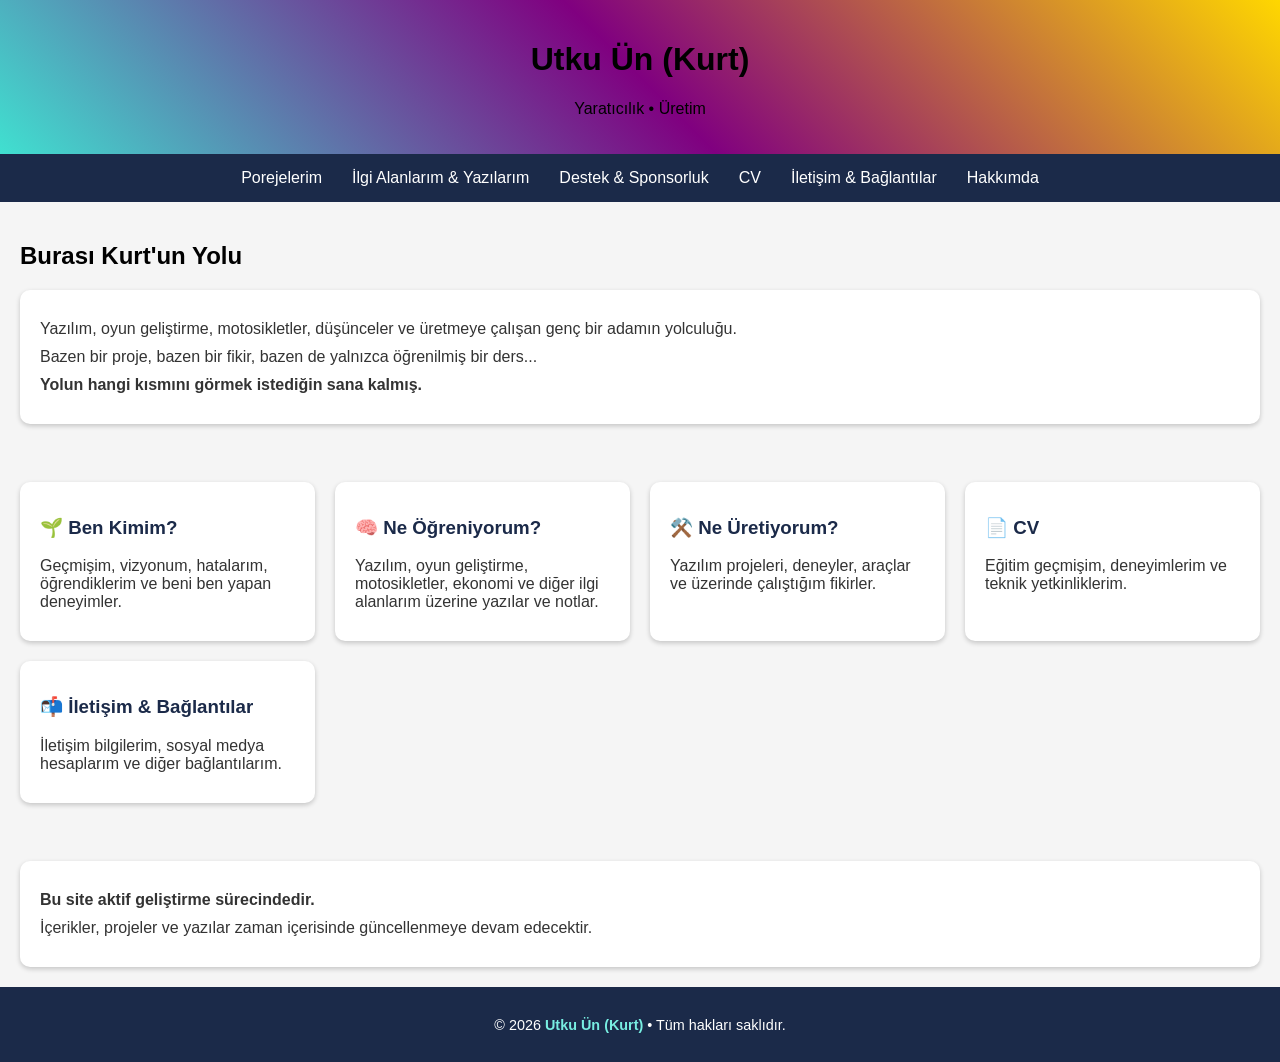
<file: index.html>
<!--
# SPDX-License-Identifier: ...
# Created: 2026-10-13
# Author: Uruz - Utku Ün (Kurt)
-->


<!DOCTYPE html>
<html lang="tr">
    <head>
        <meta charset="UTF-8">
        <title>Ana Sayfa</title>
        <link rel="stylesheet" href="./css/base.css">
        <link rel="stylesheet" href="./css/content.css">
    </head>
    <body>

        <header>
            <h1>Utku Ün (Kurt)</h1>
            <p>Yaratıcılık • Üretim</p>
        </header>

        <nav>
            <a href="./my-projects/index.html">Porejelerim</a>
            <a href="./my-areas-of-interest-and-writings/index.html">İlgi Alanlarım & Yazılarım</a>
            <a href="./support-and-sponsorship/index.html">Destek & Sponsorluk</a>
            <a href="./my-cv/index.html">CV</a>
            <a href="./contact-me-and-links/index.html">İletişim & Bağlantılar</a>
            <a href="./about-me/index.html">Hakkımda</a>
        </nav>

        <section>
            <h1>Burası Kurt'un Yolu</h1>

            <div class="card">
                <p>Yazılım, oyun geliştirme, motosikletler, düşünceler ve üretmeye çalışan genç bir adamın yolculuğu.</p>
                <p>Bazen bir proje, bazen bir fikir, bazen de yalnızca öğrenilmiş bir ders...</p>
                <p><strong>Yolun hangi kısmını görmek istediğin sana kalmış.</strong></p>
            </div>
        </section>

        <br>

        <section>
            <div class="section-cards">
                <a class="card" href="./about-me/index.html">
                    <h3>🌱 Ben Kimim?</h3>
                    <p>Geçmişim, vizyonum, hatalarım, öğrendiklerim ve beni ben yapan deneyimler.</p>
                </a>

                <a class="card" href="./my-areas-of-interest-and-writings/index.html">
                    <h3>🧠 Ne Öğreniyorum?</h3>
                    <p>Yazılım, oyun geliştirme, motosikletler, ekonomi ve diğer ilgi alanlarım üzerine yazılar ve notlar.</p>
                </a>

                <a class="card" href="./my-projects/index.html">
                    <h3>⚒️ Ne Üretiyorum?</h3>
                    <p>Yazılım projeleri, deneyler, araçlar ve üzerinde çalıştığım fikirler.</p>
                </a>

                <a class="card" href="./my-cv/index.html">
                    <h3>📄 CV</h3>
                    <p>Eğitim geçmişim, deneyimlerim ve teknik yetkinliklerim.</p>
                </a>

                <a class="card" href="./contact-me-and-links/index.html">
                    <h3>📬 İletişim & Bağlantılar</h3>
                    <p>İletişim bilgilerim, sosyal medya hesaplarım ve diğer bağlantılarım.</p>
                </a>
            </div>
        </section>

        <br>

        <section>
            <div class="card">
                <p><strong>Bu site aktif geliştirme sürecindedir.</strong></p>
                <p>İçerikler, projeler ve yazılar zaman içerisinde güncellenmeye devam edecektir.</p>
            </div>
        </section>

        <footer>
            <P>
                © 2026 
                <span class="brand">Utku Ün (Kurt)</a></span> • 
                Tüm hakları saklıdır.
            </P>
        </footer>
    </body>
</html>
</file>
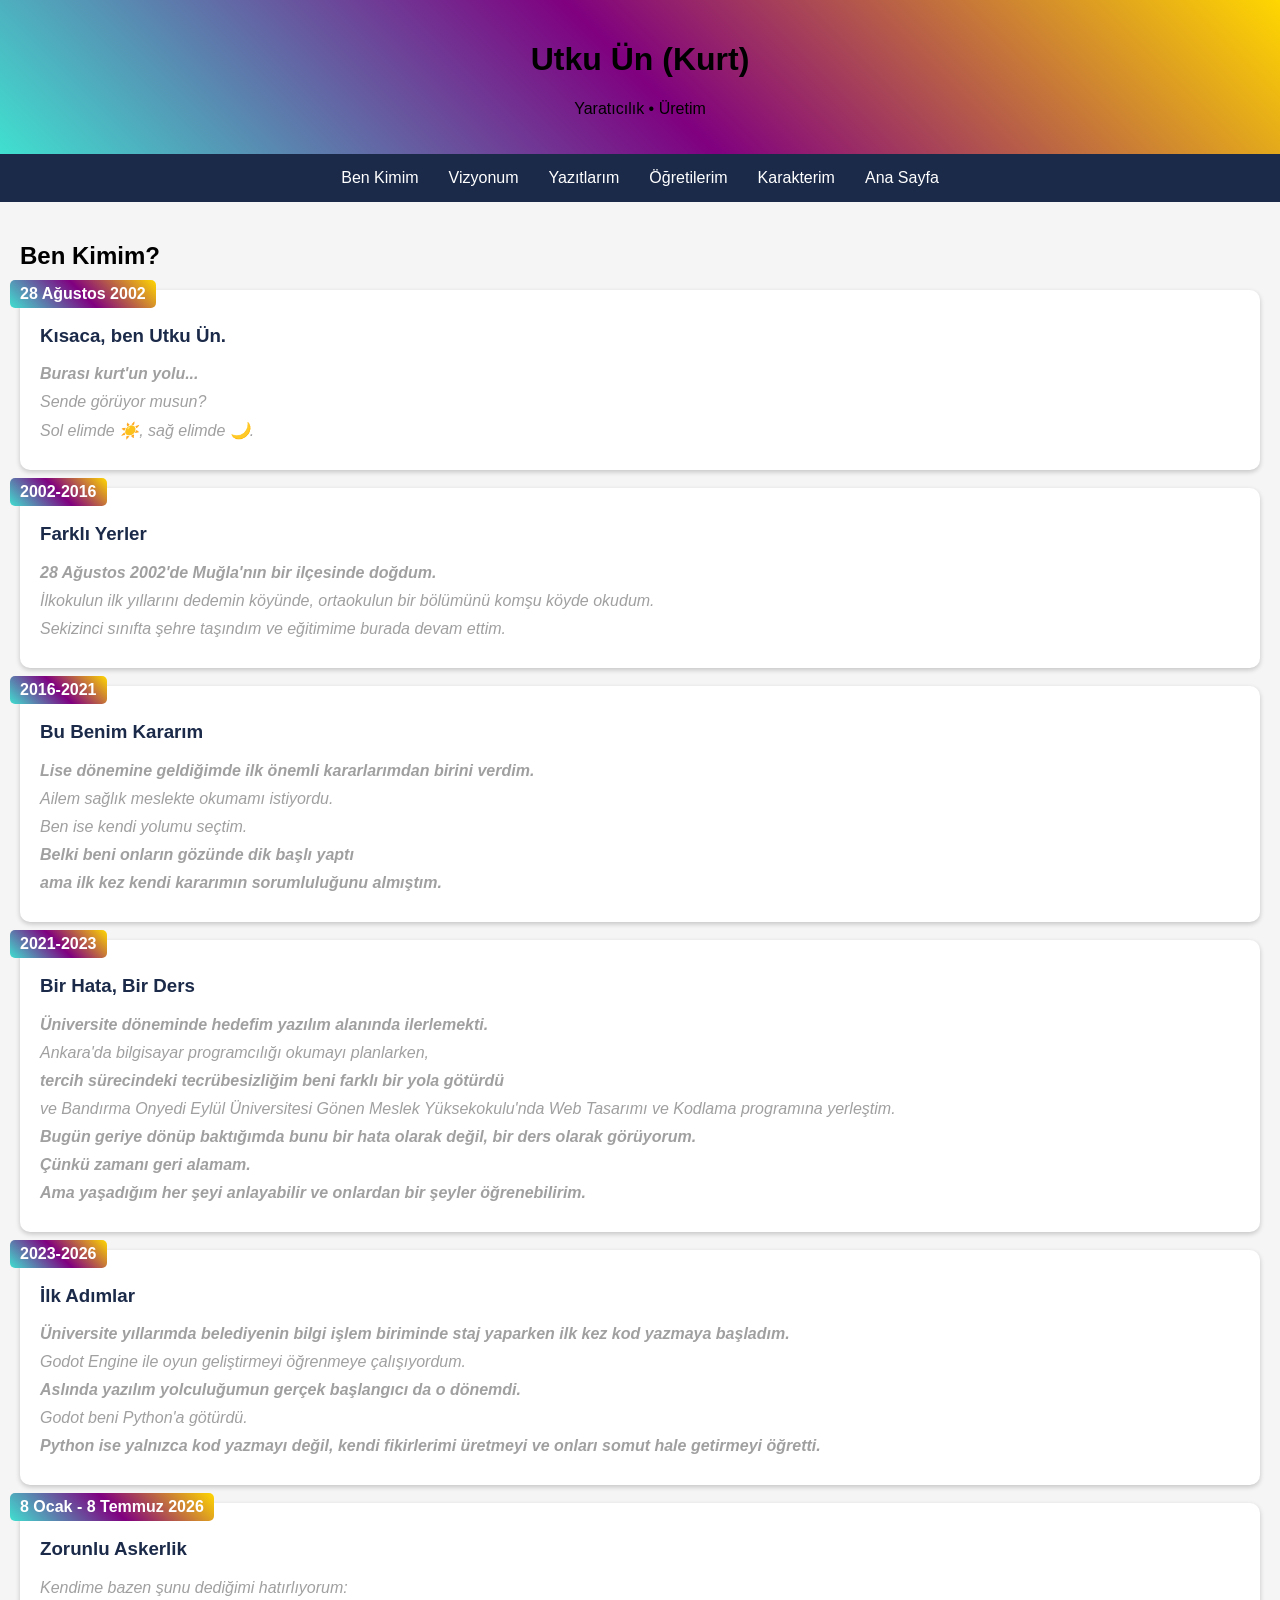
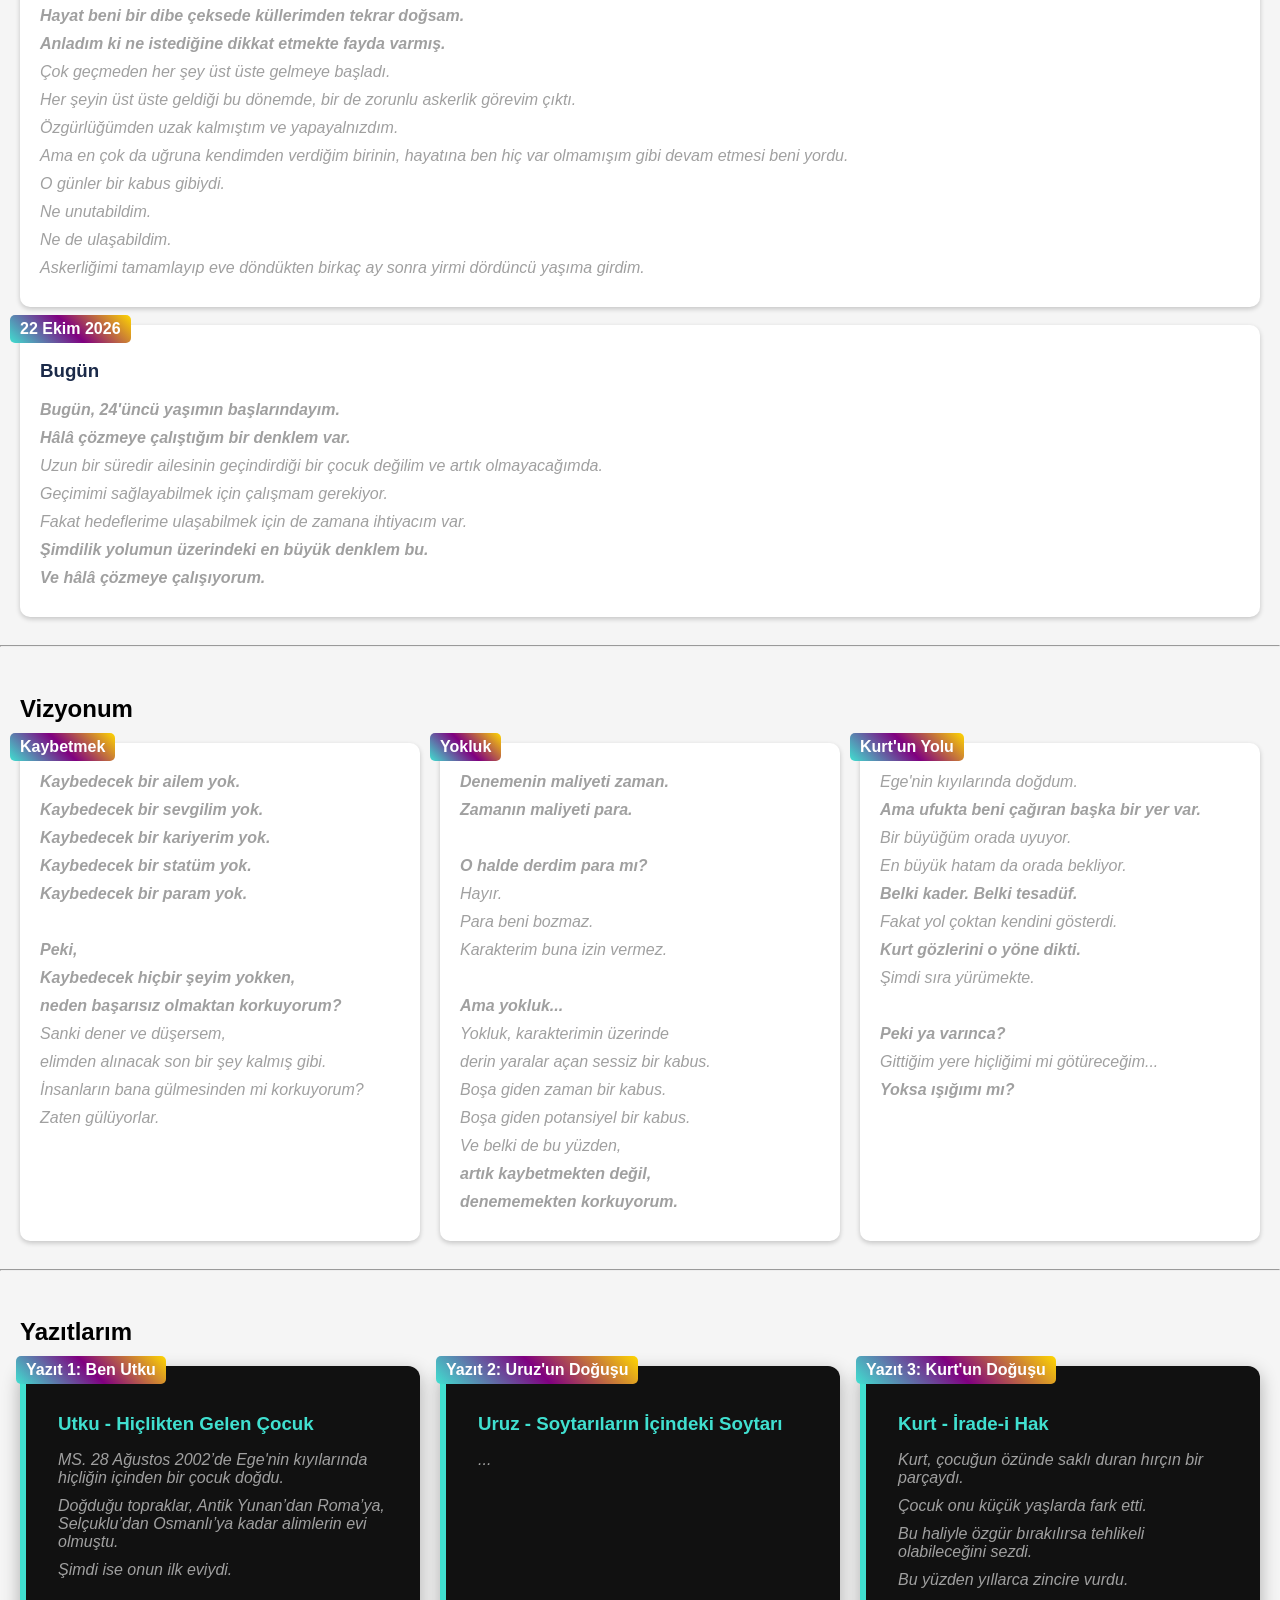
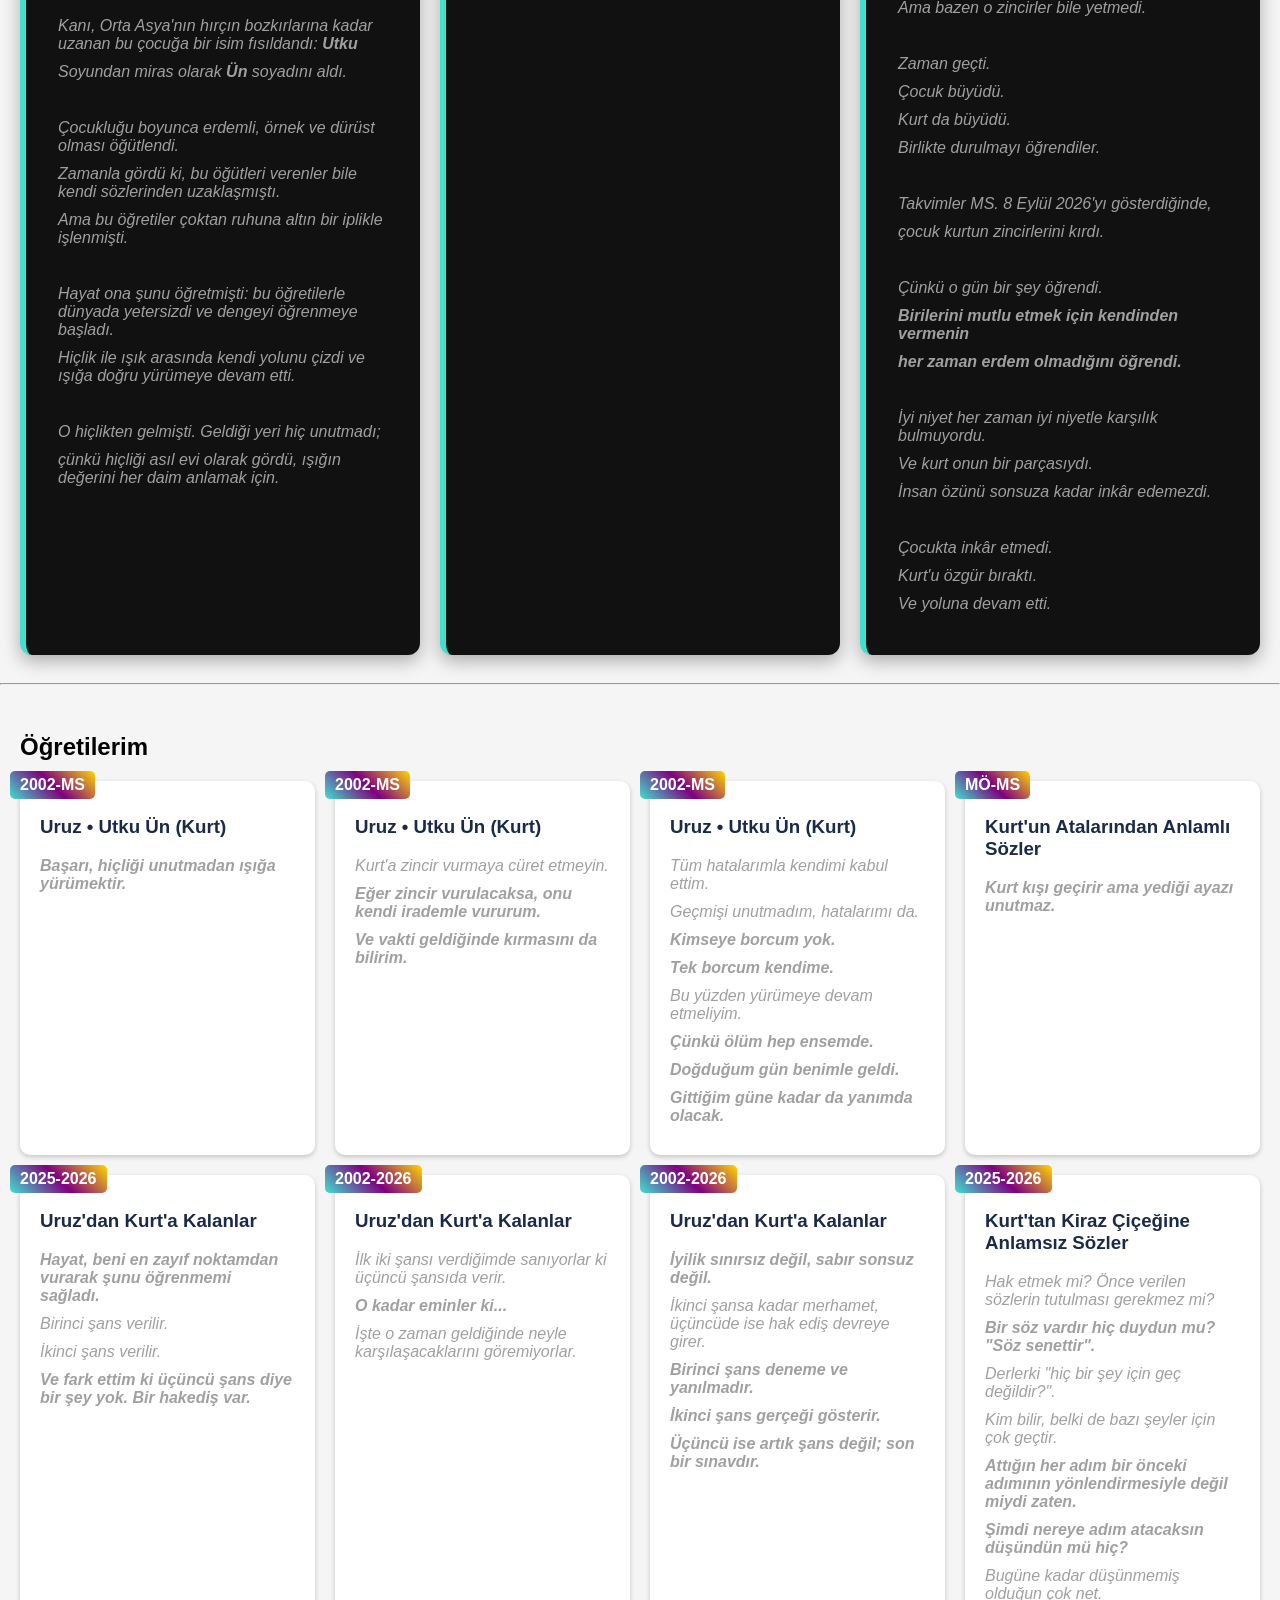
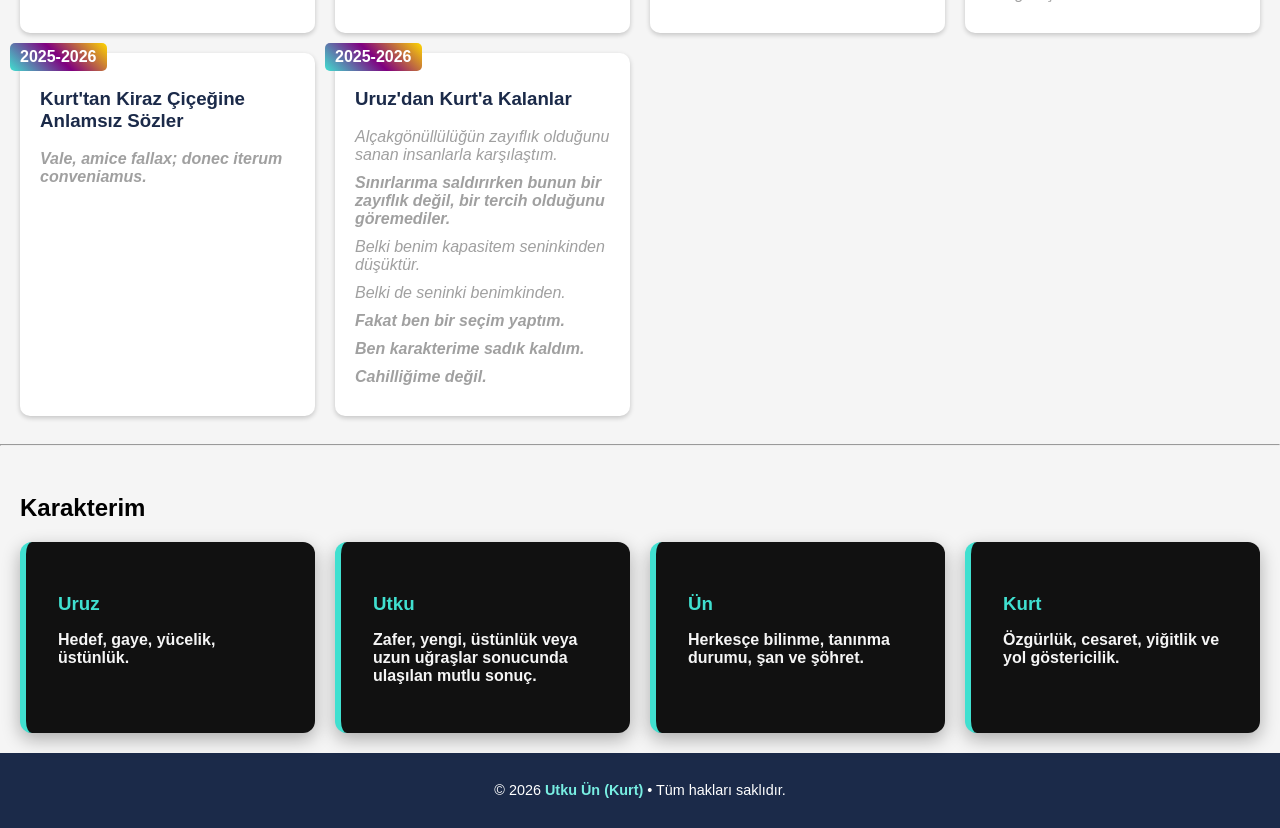
<file: about-me/index.html>
<!--
# SPDX-License-Identifier: ...
# Created: 2026-10-13
# Author: Uruz - Utku Ün (Kurt)
-->

<!DOCTYPE html>
<html lang="tr">
    <head>
        <meta charset="UTF-8">
        <title>Hakkımda</title>
        <link rel="stylesheet" href="../css/base.css">
        <link rel="stylesheet" href="./css/content.css">
    </head>
    <body>

        <header>
            <h1>Utku Ün (Kurt)</h1>
            <p>Yaratıcılık • Üretim</p>
        </header>

        <nav>
            <a href="#who-am-i">Ben Kimim</a>
            <a href="#my-vision">Vizyonum</a>
            <a href="#my-inscription">Yazıtlarım</a>
            <a href="#my-teachings">Öğretilerim</a>
            <a href="#my-character">Karakterim</a>
            <a href="../index.html">Ana Sayfa</a>
        </nav>

        <section id="who-am-i">
            <h1>Ben Kimim?</h1>

            <div class="card">
                <div class="badge">28 Ağustos 2002</div>
                <h3>Kısaca, ben Utku Ün.</h3>
                <p><strong>Burası kurt'un yolu...</strong></p>
                <p>Sende görüyor musun?</p>
                <p>Sol elimde ☀️, sağ elimde 🌙.</p>
            </div>

            <br>

            <div class="card">
                <div class="badge">2002-2016</div>
                <h3>Farklı Yerler</h3>
                <p><strong>28 Ağustos 2002'de Muğla'nın bir ilçesinde doğdum.</strong></p>
                <p>İlkokulun ilk yıllarını dedemin köyünde, ortaokulun bir bölümünü komşu köyde okudum.</p>
                <p>Sekizinci sınıfta şehre taşındım ve eğitimime burada devam ettim.</p>
            </div>

            <br>

            <div class="card">
                <div class="badge">2016-2021</div>
                <h3>Bu Benim Kararım</h3>
                <p><strong>Lise dönemine geldiğimde ilk önemli kararlarımdan birini verdim.</strong></p>
                <p>Ailem sağlık meslekte okumamı istiyordu.</p>
                <p>Ben ise kendi yolumu seçtim.</p>
                <p><strong>Belki beni onların gözünde dik başlı yaptı</strong></p>
                <p><strong>ama ilk kez kendi kararımın sorumluluğunu almıştım.</strong></p>
            </div>

            <br>

            <div class="card">
                <div class="badge">2021-2023</div>
                <h3>Bir Hata, Bir Ders</h3>
                <p><strong>Üniversite döneminde hedefim yazılım alanında ilerlemekti.</strong></p>
                <p>Ankara'da bilgisayar programcılığı okumayı planlarken,</p>
                <p><strong>tercih sürecindeki tecrübesizliğim beni farklı bir yola götürdü</strong></p>
                <p>ve Bandırma Onyedi Eylül Üniversitesi Gönen Meslek Yüksekokulu'nda Web Tasarımı ve Kodlama programına yerleştim.</p>
                <p><strong>Bugün geriye dönüp baktığımda bunu bir hata olarak değil, bir ders olarak görüyorum.</strong></p>
                <p><strong>Çünkü zamanı geri alamam.</strong></p>
                <p><strong>Ama yaşadığım her şeyi anlayabilir ve onlardan bir şeyler öğrenebilirim.</strong></p>
            </div>

            <br>

            <div class="card">
                <div class="badge">2023-2026</div>
                <h3>İlk Adımlar</h3>
                <p><strong>Üniversite yıllarımda belediyenin bilgi işlem biriminde staj yaparken ilk kez kod yazmaya başladım.</strong></p>
                <p>Godot Engine ile oyun geliştirmeyi öğrenmeye çalışıyordum.</p>
                <p><strong>Aslında yazılım yolculuğumun gerçek başlangıcı da o dönemdi.</strong></p>
                <p>Godot beni Python'a götürdü.</p>
                <p><strong>Python ise yalnızca kod yazmayı değil, kendi fikirlerimi üretmeyi ve onları somut hale getirmeyi öğretti.</strong></p>
            </div>

            <br>

            <div class="card">
                <div class="badge">8 Ocak - 8 Temmuz 2026</div>
                <h3>Zorunlu Askerlik</h3>
                <p>Kendime bazen şunu dediğimi hatırlıyorum:</p>
                <p><strong>Hayat beni bir dibe çeksede küllerimden tekrar doğsam.</strong></p>
                <p><strong>Anladım ki ne istediğine dikkat etmekte fayda varmış.</strong></p>
                <p>Çok geçmeden her şey üst üste gelmeye başladı.</p>
                <p>Her şeyin üst üste geldiği bu dönemde, bir de zorunlu askerlik görevim çıktı.</p>
                <p>Özgürlüğümden uzak kalmıştım ve yapayalnızdım.</p>
                <p>Ama en çok da uğruna kendimden verdiğim birinin, hayatına ben hiç var olmamışım gibi devam etmesi beni yordu.</p>
                <p>O günler bir kabus gibiydi.</p>
                <p>Ne unutabildim.</p>
                <p>Ne de ulaşabildim.</p>
                <p>Askerliğimi tamamlayıp eve döndükten birkaç ay sonra yirmi dördüncü yaşıma girdim.</p>
            </div>

            <br>

            <div class="card">
                <div class="badge">22 Ekim 2026</div>
                <h3>Bugün</h3>
                <p><strong>Bugün, 24'üncü yaşımın başlarındayım.</strong></p>
                <p><strong>Hâlâ çözmeye çalıştığım bir denklem var.</strong></p>
                <p>Uzun bir süredir ailesinin geçindirdiği bir çocuk değilim ve artık olmayacağımda.</p>
                <p>Geçimimi sağlayabilmek için çalışmam gerekiyor.</p>
                <p>Fakat hedeflerime ulaşabilmek için de zamana ihtiyacım var.</p>
                <p><strong>Şimdilik yolumun üzerindeki en büyük denklem bu.</strong></p>
                <p><strong>Ve hâlâ çözmeye çalışıyorum.</strong></p>
            </div>
        </section>
    
        <hr>

        <!-- SECTION - MY VISION -->
        <section id="my-vision">
            <h1>Vizyonum</h1>
            <div class="section-cards">
                <div class="card">
                    <div class="badge">Kaybetmek</div>
                    <p><strong>Kaybedecek bir ailem yok.</strong></p>
                    <p><strong>Kaybedecek bir sevgilim yok.</strong></p>
                    <p><strong>Kaybedecek bir kariyerim yok.</strong></p>
                    <p><strong>Kaybedecek bir statüm yok.</strong></p>
                    <p><strong>Kaybedecek bir param yok.</strong></p>
                    <br>
                    <p><strong>Peki,</strong></p>
                    <p><strong>Kaybedecek hiçbir şeyim yokken,</strong></p>
                    <p><strong>neden başarısız olmaktan korkuyorum?</strong></p>
                    <p>Sanki dener ve düşersem,</p>
                    <p>elimden alınacak son bir şey kalmış gibi.</p>
                    <p>İnsanların bana gülmesinden mi korkuyorum?</p>
                    <p>Zaten gülüyorlar.</p>
                </div>

                <div class="card">
                    <div class="badge">Yokluk</div>
                    <p><strong>Denemenin maliyeti zaman.</strong></p>
                    <p><strong>Zamanın maliyeti para.</strong></p>
                    <br>
                    <p><strong>O halde derdim para mı?</strong></p>
                    <p>Hayır.</p>
                    <p>Para beni bozmaz.</p>
                    <p>Karakterim buna izin vermez.</p>
                    <br>
                    <p><strong>Ama yokluk...</strong></p>
                    <p>Yokluk, karakterimin üzerinde</p>
                    <p>derin yaralar açan sessiz bir kabus.</p>
                    <p>Boşa giden zaman bir kabus.</p>
                    <p>Boşa giden potansiyel bir kabus.</p>
                    <p>Ve belki de bu yüzden,</p>
                    <p><strong>artık kaybetmekten değil,</strong></p>
                    <p><strong>denememekten korkuyorum.</strong></p>
                </div>

                <div class="card">
                    <div class="badge">Kurt'un Yolu</div>
                    <p>Ege'nin kıyılarında doğdum.</p>
                    <p><strong>Ama ufukta beni çağıran başka bir yer var.</strong></p>
                    <p>Bir büyüğüm orada uyuyor.</p>
                    <p>En büyük hatam da orada bekliyor.</p>
                    <p><strong>Belki kader. Belki tesadüf.</strong></p>
                    <p>Fakat yol çoktan kendini gösterdi.</p>
                    <p><strong>Kurt gözlerini o yöne dikti.</strong></p>
                    <p>Şimdi sıra yürümekte.</p>
                    <br>
                    <p><strong>Peki ya varınca?</strong></p>
                    <p>Gittiğim yere hiçliğimi mi götüreceğim...</p>
                    <p><strong>Yoksa ışığımı mı?</strong></p>
                </div>
            </div>
        </section>

        <hr>

        <section id="my-inscription">
            <h1>Yazıtlarım</h1>
            <div class="section-cards">
                <div class="card inscription-card">
                    <div class="badge">Yazıt 1: Ben Utku</div>
                    <h3>Utku - Hiçlikten Gelen Çocuk</h3>
                    <p>MS. 28 Ağustos 2002’de Ege'nin kıyılarında hiçliğin içinden bir çocuk doğdu.</p>
                    <p>Doğduğu topraklar, Antik Yunan’dan Roma’ya, Selçuklu’dan Osmanlı’ya kadar alimlerin evi olmuştu.</p>
                    <p>Şimdi ise onun ilk eviydi.</p>
                    <br>
                    <p>Kanı, Orta Asya'nın hırçın bozkırlarına kadar uzanan bu çocuğa bir isim fısıldandı: <strong>Utku</strong></p>
                    <p>Soyundan miras olarak <strong>Ün</strong> soyadını aldı.</p>
                    <br>
                    <p>Çocukluğu boyunca erdemli, örnek ve dürüst olması öğütlendi.
                    <p>Zamanla gördü ki, bu öğütleri verenler bile kendi sözlerinden uzaklaşmıştı.</p>
                    <p>Ama bu öğretiler çoktan ruhuna altın bir iplikle işlenmişti.</p>
                    <br>
                    <p>Hayat ona şunu öğretmişti: bu öğretilerle dünyada yetersizdi ve dengeyi öğrenmeye başladı.</p>
                    <p>Hiçlik ile ışık arasında kendi yolunu çizdi ve ışığa doğru yürümeye devam etti.</p>
                    <br>
                    <p>O hiçlikten gelmişti. Geldiği yeri hiç unutmadı;</p>
                    <p>çünkü hiçliği asıl evi olarak gördü, ışığın değerini her daim anlamak için.</p>
                </div>

                <div class="card inscription-card">
                    <div class="badge">Yazıt 2: Uruz'un Doğuşu</div>
                    <h3>Uruz - Soytarıların İçindeki Soytarı</h3>
                    <P>...</P>
                </div>

                <div class="card inscription-card">
                    <div class="badge">Yazıt 3: Kurt'un Doğuşu</div>
                    <h3>Kurt - İrade-i Hak</h3>
                    <p>Kurt, çocuğun özünde saklı duran hırçın bir parçaydı.</p>
                    <p>Çocuk onu küçük yaşlarda fark etti.</p>
                    <p>Bu haliyle özgür bırakılırsa tehlikeli olabileceğini sezdi.</p>
                    <p>Bu yüzden yıllarca zincire vurdu.</p>
                    <p>Ama bazen o zincirler bile yetmedi.</p>
                    <br>
                    <p>Zaman geçti.</p>
                    <p>Çocuk büyüdü.</p>
                    <p>Kurt da büyüdü.</p>
                    <p>Birlikte durulmayı öğrendiler.</p>
                    <br>
                    <p>Takvimler MS. 8 Eylül 2026'yı gösterdiğinde,</p>
                    <p>çocuk kurtun zincirlerini kırdı.</p>
                    <br>
                    <p>Çünkü o gün bir şey öğrendi.</p>
                    <p><strong>Birilerini mutlu etmek için kendinden vermenin</strong></p>
                    <p><strong>her zaman erdem olmadığını öğrendi.</strong></p>
                    <br>
                    <p>İyi niyet her zaman iyi niyetle karşılık bulmuyordu.</p>
                    <p>Ve kurt onun bir parçasıydı.</p>
                    <p>İnsan özünü sonsuza kadar inkâr edemezdi.</p>
                    <br>
                    <p>Çocukta inkâr etmedi.</p>
                    <p>Kurt'u özgür bıraktı.</p>
                    <p>Ve yoluna devam etti.</p> 
                </div>
            </div>
        </section>

        <hr>

        <!-- SECTION - URUZ & KURT -->
        <section id="my-teachings">
            <h1>Öğretilerim</h1>
            <div class="section-cards">
                <div class="card">
                    <div class="badge">2002-MS</div>
                    <h3>Uruz • Utku Ün (Kurt)</h3>
                    <p><strong>Başarı, hiçliği unutmadan ışığa yürümektir.</strong></p>
                </div>

                <div class="card">
                    <div class="badge">2002-MS</div>
                    <h3>Uruz • Utku Ün (Kurt)</h3>
                    <p>Kurt'a zincir vurmaya cüret etmeyin.</p>
                    <p><strong>Eğer zincir vurulacaksa, onu kendi irademle vururum.</strong></p>
                    <P><strong>Ve vakti geldiğinde kırmasını da bilirim.</strong></p>
                </div>

                <div class="card">
                    <div class="badge">2002-MS</div>
                    <h3>Uruz • Utku Ün (Kurt)</h3>
                    <p>Tüm hatalarımla kendimi kabul ettim.</p>
                    <p>Geçmişi unutmadım, hatalarımı da.</p>
                    <p><strong>Kimseye borcum yok.</strong></p>
                    <P><strong>Tek borcum kendime.</strong></p>
                    <p>Bu yüzden yürümeye devam etmeliyim.</p>
                    <p><strong>Çünkü ölüm hep ensemde.</strong></p>
                    <p><strong>Doğduğum gün benimle geldi.</strong></p>
                    <p><strong>Gittiğim güne kadar da yanımda olacak.</strong></p>
                </div>

                <div class="card">
                    <div class="badge">MÖ-MS</div>
                    <h3>Kurt'un Atalarından Anlamlı Sözler</h3>
                    <p><strong>Kurt kışı geçirir ama yediği ayazı unutmaz.</strong></p>
                </div>

                <div class="card">
                    <div class="badge">2025-2026</div>
                    <h3>Uruz'dan Kurt'a Kalanlar</h3>
                    <p><strong>Hayat, beni en zayıf noktamdan vurarak şunu öğrenmemi sağladı.</strong><p>
                    <p>Birinci şans verilir.</strong></p>
                    <p>İkinci şans verilir.</p>
                    <p><strong>Ve fark ettim ki üçüncü şans diye bir şey yok. Bir hakediş var.</strong></p>
                </div>

                <div class="card">
                    <div class="badge">2002-2026</div>
                    <h3>Uruz'dan Kurt'a Kalanlar</h3>
                    <p>İlk iki şansı verdiğimde sanıyorlar ki üçüncü şansıda verir.</p>
                    <p><strong>O kadar eminler ki...</strong></p>
                    <p>İşte o zaman geldiğinde neyle karşılaşacaklarını göremiyorlar.</p>
                </div>

                <div class="card">
                    <div class="badge">2002-2026</div>
                    <h3>Uruz'dan Kurt'a Kalanlar</h3>
                    <p><strong>İyilik sınırsız değil, sabır sonsuz değil.</strong></p>
                    <p>İkinci şansa kadar merhamet, üçüncüde ise hak ediş devreye girer.</p>
                    <p><strong>Birinci şans deneme ve yanılmadır.</strong></p>
                    <p><strong>İkinci şans gerçeği gösterir.</strong></p>
                    <p><strong>Üçüncü ise artık şans değil; son bir sınavdır.</strong></p>
                </div>
                
                <div class="card">
                    <div class="badge">2025-2026</div>
                    <h3>Kurt'tan Kiraz Çiçeğine Anlamsız Sözler</h3>
                    <p>Hak etmek mi? Önce verilen sözlerin tutulması gerekmez mi?<p>
                    <p><strong>Bir söz vardır hiç duydun mu? "Söz senettir".</strong></p>
                    <p>Derlerki "hiç bir şey için geç değildir?".</p>
                    <p>Kim bilir, belki de bazı şeyler için çok geçtir.</p>
                    <p><strong>Attığın her adım bir önceki adımının yönlendirmesiyle değil miydi zaten.</strong></p>
                    <p><strong>Şimdi nereye adım atacaksın düşündün mü hiç?</strong></p>
                    <p>Bugüne kadar düşünmemiş olduğun çok net.</p>
                </div>

                <div class="card">
                    <div class="badge">2025-2026</div>
                    <h3>Kurt'tan Kiraz Çiçeğine Anlamsız Sözler</h3>
                    <p><strong>Vale, amice fallax; donec iterum conveniamus.</strong></p>
                </div>

                <div class="card">
                    <div class="badge">2025-2026</div>
                    <h3>Uruz'dan Kurt'a Kalanlar</h3>
                    <p>Alçakgönüllülüğün zayıflık olduğunu sanan insanlarla karşılaştım.</p>
                    <p><strong>Sınırlarıma saldırırken bunun bir zayıflık değil, bir tercih olduğunu göremediler.</strong></p>
                    <p>Belki benim kapasitem seninkinden düşüktür.</p>
                    <p>Belki de seninki benimkinden.</p>
                    <p><strong>Fakat ben bir seçim yaptım.</strong></p>
                    <p><strong>Ben karakterime sadık kaldım.</strong></p>
                    <p><strong>Cahilliğime değil.</strong></p>
                </div>
            </div>
        </section>

        <hr>

        <!-- SECTION - My Character -->
        <section id="my-character">
            <h1>Karakterim</h1>
            <div class="section-cards">
                <div class="inscription-card">
                    <h3>Uruz</h3>
                    <p><strong>Hedef, gaye, yücelik, üstünlük.</strong></p>
                </div>

                <div class="inscription-card">
                    <h3>Utku</h3>
                    <p><strong>Zafer, yengi, üstünlük veya uzun uğraşlar sonucunda ulaşılan mutlu sonuç.</strong></p>
                </div>

                <div class="inscription-card">
                    <h3>Ün</h3>
                    <p><strong>Herkesçe bilinme, tanınma durumu, şan ve şöhret.</strong></p>
                </div>

                <div class="inscription-card">
                    <h3>Kurt</h3>
                    <p><strong>Özgürlük, cesaret, yiğitlik ve yol göstericilik.</strong></p>
                </div>
            </div>
        </section>


        <footer>
            <P>
                © 2026 
                <span class="brand">Utku Ün (Kurt)</a></span> • 
                Tüm hakları saklıdır.
            </P>
        </footer>
    </body>
</html>
</file>
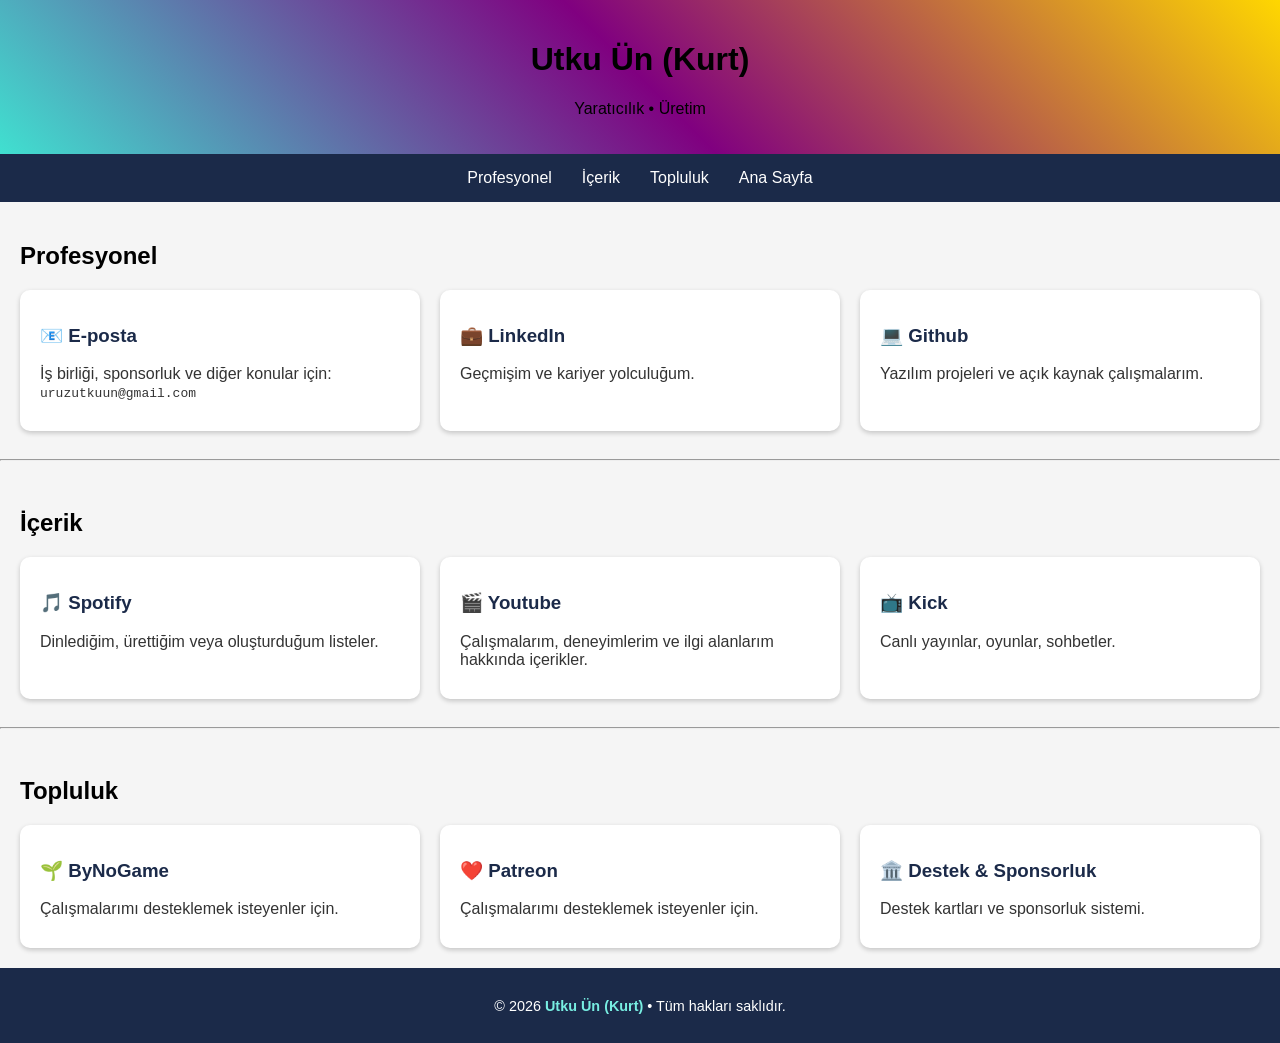
<file: contact-me-and-links/index.html>
<!--
# SPDX-License-Identifier: ...
# Created: 2026-10-13
# Author: Uruz - Utku Ün (Kurt)
-->

<!DOCTYPE html>
<html lang="tr">
    <head>
        <meta charset="UTF-8">
        <title>İletişim & Bağlantılar</title>
        <link rel="stylesheet" href="../css/base.css">
        <link rel="stylesheet" href="./css/content.css">
    </head>
    <body>

        <header>
            <h1>Utku Ün (Kurt)</h1>
            <p>Yaratıcılık • Üretim</p>
        </header>

        <nav>
            <a href="#professional-links">Profesyonel</a>
            <a href="#content-links">İçerik</a>
            <a href="#community-links">Topluluk</a>
            <a href="../index.html">Ana Sayfa</a>
        </nav>

        <section id="professional-links">
            <h1>Profesyonel</h1>
            <div class="section-cards">
                <!-- MAIL -->
                <a class="card" href="mailto:uruzutkuun@gmail.com">
                    <h3>📧 E-posta</h3>
                    <p>İş birliği, sponsorluk ve diğer konular için: <code>uruzutkuun@gmail.com</code></p>
                </a>

                <!-- LINKEDIN -->
                <a href="https://www.linkedin.com/in/utku-un-03b3043a2" class="card">
                    <h3>💼 LinkedIn</h3>
                    <p>Geçmişim ve kariyer yolculuğum.</p>
                </a>

                <!-- GITHUB -->
                <a href="https://github.com/uruz-utku-un" class="card">
                    <h3>💻 Github</h3>
                    <p>Yazılım projeleri ve açık kaynak çalışmalarım.</p>
                </a>
            </div>
        </section>

        <hr>
   
        <section id="content-links">
            <h1>İçerik</h1>
            <div class="section-cards">
                <a href="https://open.spotify.com/user/312fh3n6we6gdk3gm7nku6k4dkpy?si=506ba0f5adcd4daa" class="card">
                    <h3>🎵 Spotify</h3>
                    <p>Dinlediğim, ürettiğim veya oluşturduğum listeler.</p>
                </a>

                <a href="https://www.youtube.com" class="card">
                    <h3>🎬 Youtube</h3>
                    <p>Çalışmalarım, deneyimlerim ve ilgi alanlarım hakkında içerikler.</p>
                </a>
            
                <a href="https://kick.com/utkuunn" class="card">
                    <h3>📺 Kick</h3>
                    <p>Canlı yayınlar, oyunlar, sohbetler.</p>
                </a>
            </div>
        </section>

        <hr>

        <section id="community-links">
             <h1>Topluluk</h1>
            <div class="section-cards">
                <!-- ByNoGame -->
                <a href="https://donate.bynogame.com" class="card">
                    <h3>🌱 ByNoGame</h3>
                    <p>Çalışmalarımı desteklemek isteyenler için.</p>
                </a>

                <!-- Patreon -->
                <a href="https://www.patreon.com" class="card">
                    <h3>❤️ Patreon</h3>
                    <p>Çalışmalarımı desteklemek isteyenler için.</p>
                </a>

                <!-- Destek & Sponsorluk-->
                <a href="../support-and-sponsorship/index.html" class="card">
                    <h3>🏛️ Destek & Sponsorluk</h3>
                    <p>Destek kartları ve sponsorluk sistemi.</p>
                </a>
            </div>
        </section>

        <footer>
            <P>
                © 2026 
                <span class="brand">Utku Ün (Kurt)</a></span> • 
                Tüm hakları saklıdır.
            </P>
        </footer>
    </body>
</html>
</file>
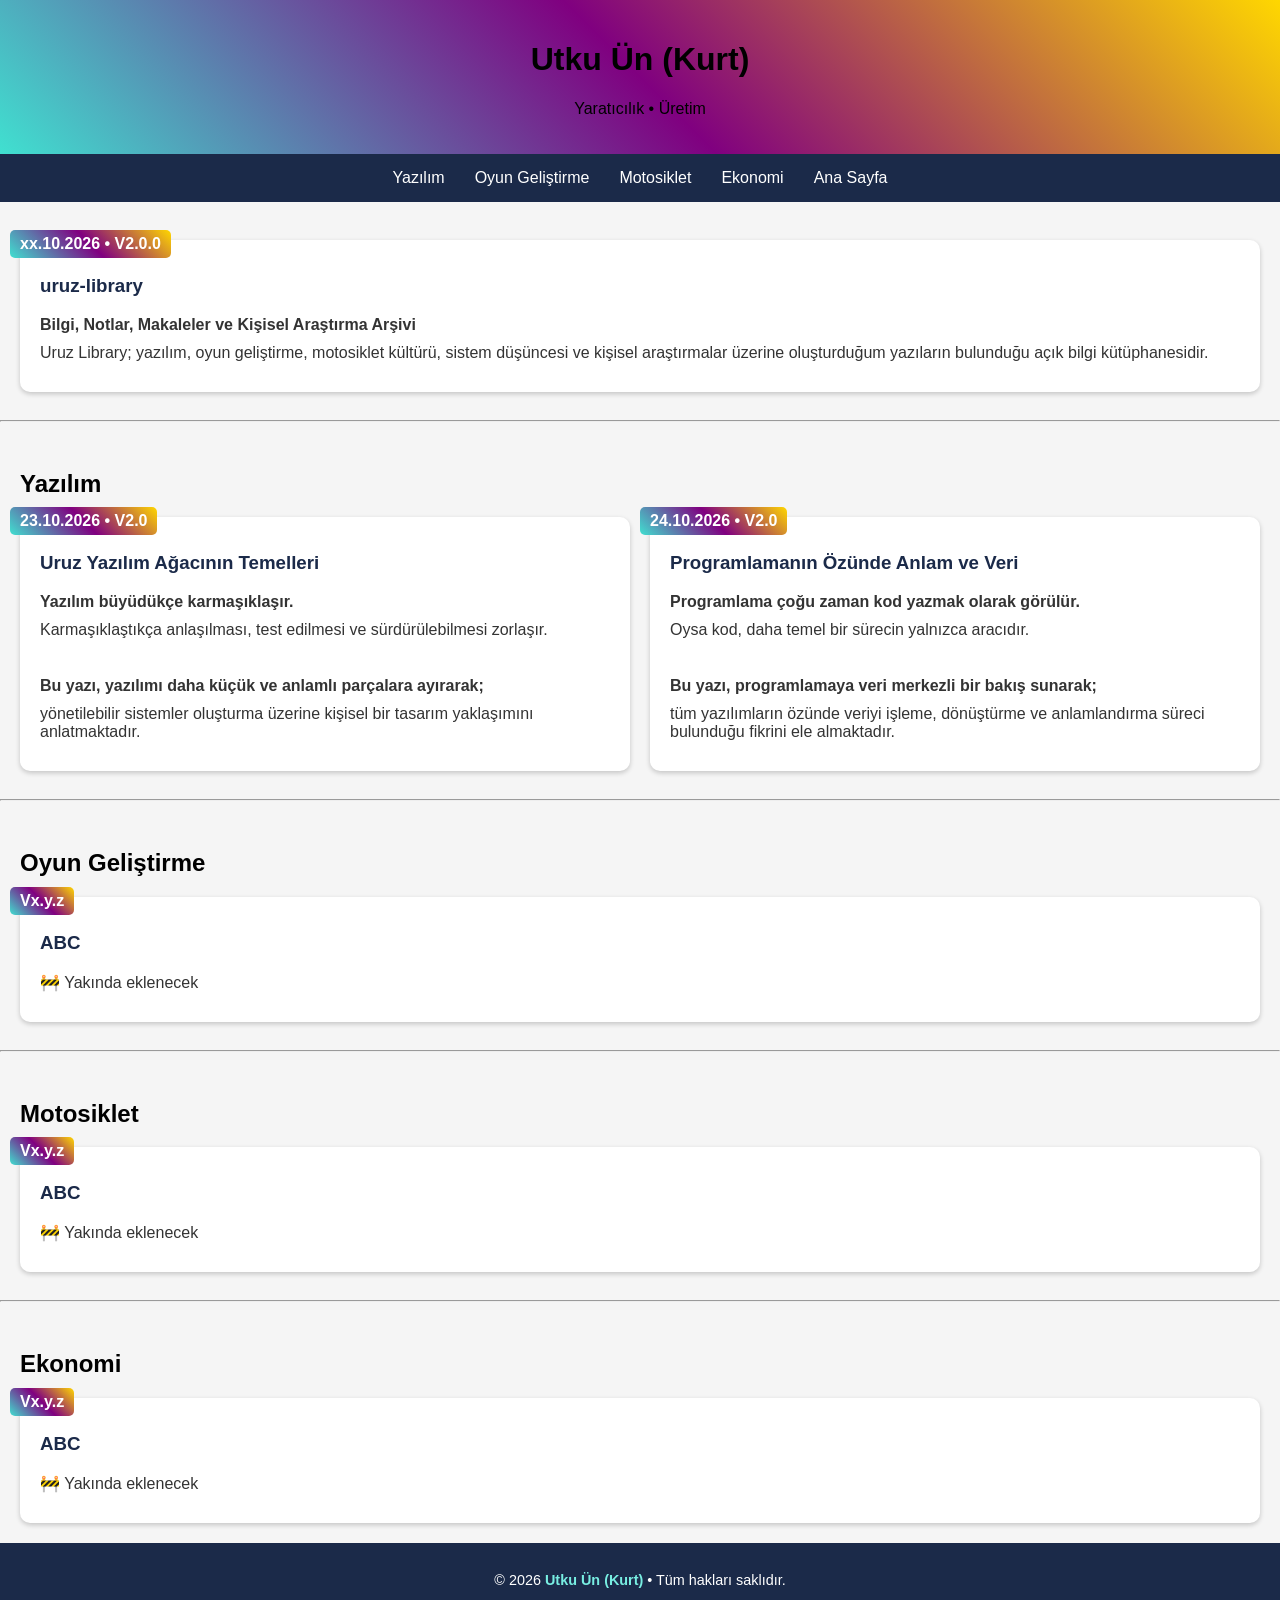
<file: my-areas-of-interest-and-writings/index.html>
<!--
# SPDX-License-Identifier: ...
# Created: 2026-10-23
# Author: Uruz - Utku Ün (Kurt)
-->

<!DOCTYPE html>
<html lang="tr">
    <head>
        <meta charset="UTF-8">
        <title>İlgi Alanlarım ve Yazılarım</title>
        <link rel="stylesheet" href="../css/base.css">
        <link rel="stylesheet" href="./css/content.css">
    </head>
    <body>

        <header>
            <h1>Utku Ün (Kurt)</h1>
            <p>Yaratıcılık • Üretim</p>
        </header>

        <nav>
            <a href="#software">Yazılım</a>
            <a href="#game-development">Oyun Geliştirme</a>
            <a href="#motorcycle">Motosiklet</a>
            <a href="#economy">Ekonomi</a>
            <a href="../index.html">Ana Sayfa</a>
        </nav>

        <br>

        <section>
            <a href="https://github.com/uruz-utku-un/uruz-library/tree/main" class="card">
                <div class="badge">xx.10.2026 • V2.0.0</div>
                <h3>uruz-library</h3>
                <p><strong>Bilgi, Notlar, Makaleler ve Kişisel Araştırma Arşivi</strong></p>
                <p>Uruz Library; yazılım, oyun geliştirme, motosiklet kültürü, sistem düşüncesi ve kişisel araştırmalar üzerine oluşturduğum yazıların bulunduğu açık bilgi kütüphanesidir.</p>
            </a>
        </section>     

        <hr>

        <!-- SECTION: SOFTWARE -->
        <section id="software">
            <h1>Yazılım</h1>

            <div class="section-cards">
                <a href="https://github.com/uruz-utku-un/uruz-library/blob/main/docs/software/tr/foundations-of-uruz-software-tree-tr.md" class="card">
                    <div class="badge">23.10.2026 • V2.0</div>
                    <h3>Uruz Yazılım Ağacının Temelleri</h3>
                    <p><strong>Yazılım büyüdükçe karmaşıklaşır.</strong></p>
                    <p>Karmaşıklaştıkça anlaşılması, test edilmesi ve sürdürülebilmesi zorlaşır.</p>
                    <br>
                    <p><strong>Bu yazı, yazılımı daha küçük ve anlamlı parçalara ayırarak;</strong></p>
                    <p>yönetilebilir sistemler oluşturma üzerine kişisel bir tasarım yaklaşımını anlatmaktadır.</p>
                </a>

                <a href="https://github.com/uruz-utku-un/uruz-library/blob/main/docs/software/tr/meaning-and-data-at-the-core-of-programming-tr.md" class="card">
                    <div class="badge">24.10.2026 • V2.0</div>
                    <h3>Programlamanın Özünde Anlam ve Veri</h3>
                    <p><strong>Programlama çoğu zaman kod yazmak olarak görülür.</strong></p>
                    <p>Oysa kod, daha temel bir sürecin yalnızca aracıdır.</p>
                    <br>
                    <p><strong>Bu yazı, programlamaya veri merkezli bir bakış sunarak;</strong></p>
                    <p>tüm yazılımların özünde veriyi işleme, dönüştürme ve anlamlandırma süreci bulunduğu fikrini ele almaktadır.</p>
                </a>
            </div>
        </section>

        <hr>

        <!-- SECTION: GAME DEVELOPMENT-->
        <section id="game-development">
            <h1>Oyun Geliştirme</h1>

            <div class="section-cards">
                <a href="" class="card">
                    <div class="badge">Vx.y.z</div>
                    <h3>ABC</h3>
                    <p>🚧 Yakında eklenecek</p>
                </a>
            </div>
        </section>

        <hr>

        <!-- SECTION: MOTORCYCLE-->
        <section id="motorcycle">
            <h1>Motosiklet</h1>

            <div class="section-cards">
                <div class="section-cards">
                <a href="" class="card">
                    <div class="badge">Vx.y.z</div>
                    <h3>ABC</h3>
                    <p>🚧 Yakında eklenecek</p>
                </a>
            </div>
            </div>
        </section>

        <hr>

        <!-- SECTION: ECONOMY-->
        <section id="economy">
            <h1>Ekonomi</h1>

            <div class="section-cards">
                <div class="section-cards">
                <a href="" class="card">
                    <div class="badge">Vx.y.z</div>
                    <h3>ABC</h3>
                    <p>🚧 Yakında eklenecek</p>
                </a>
            </div>
            </div>
        </section>

        <footer>
            <P>
                © 2026 
                <span class="brand">Utku Ün (Kurt)</a></span> • 
                Tüm hakları saklıdır.
            </P>
        </footer>
    </body>
</html>
</file>
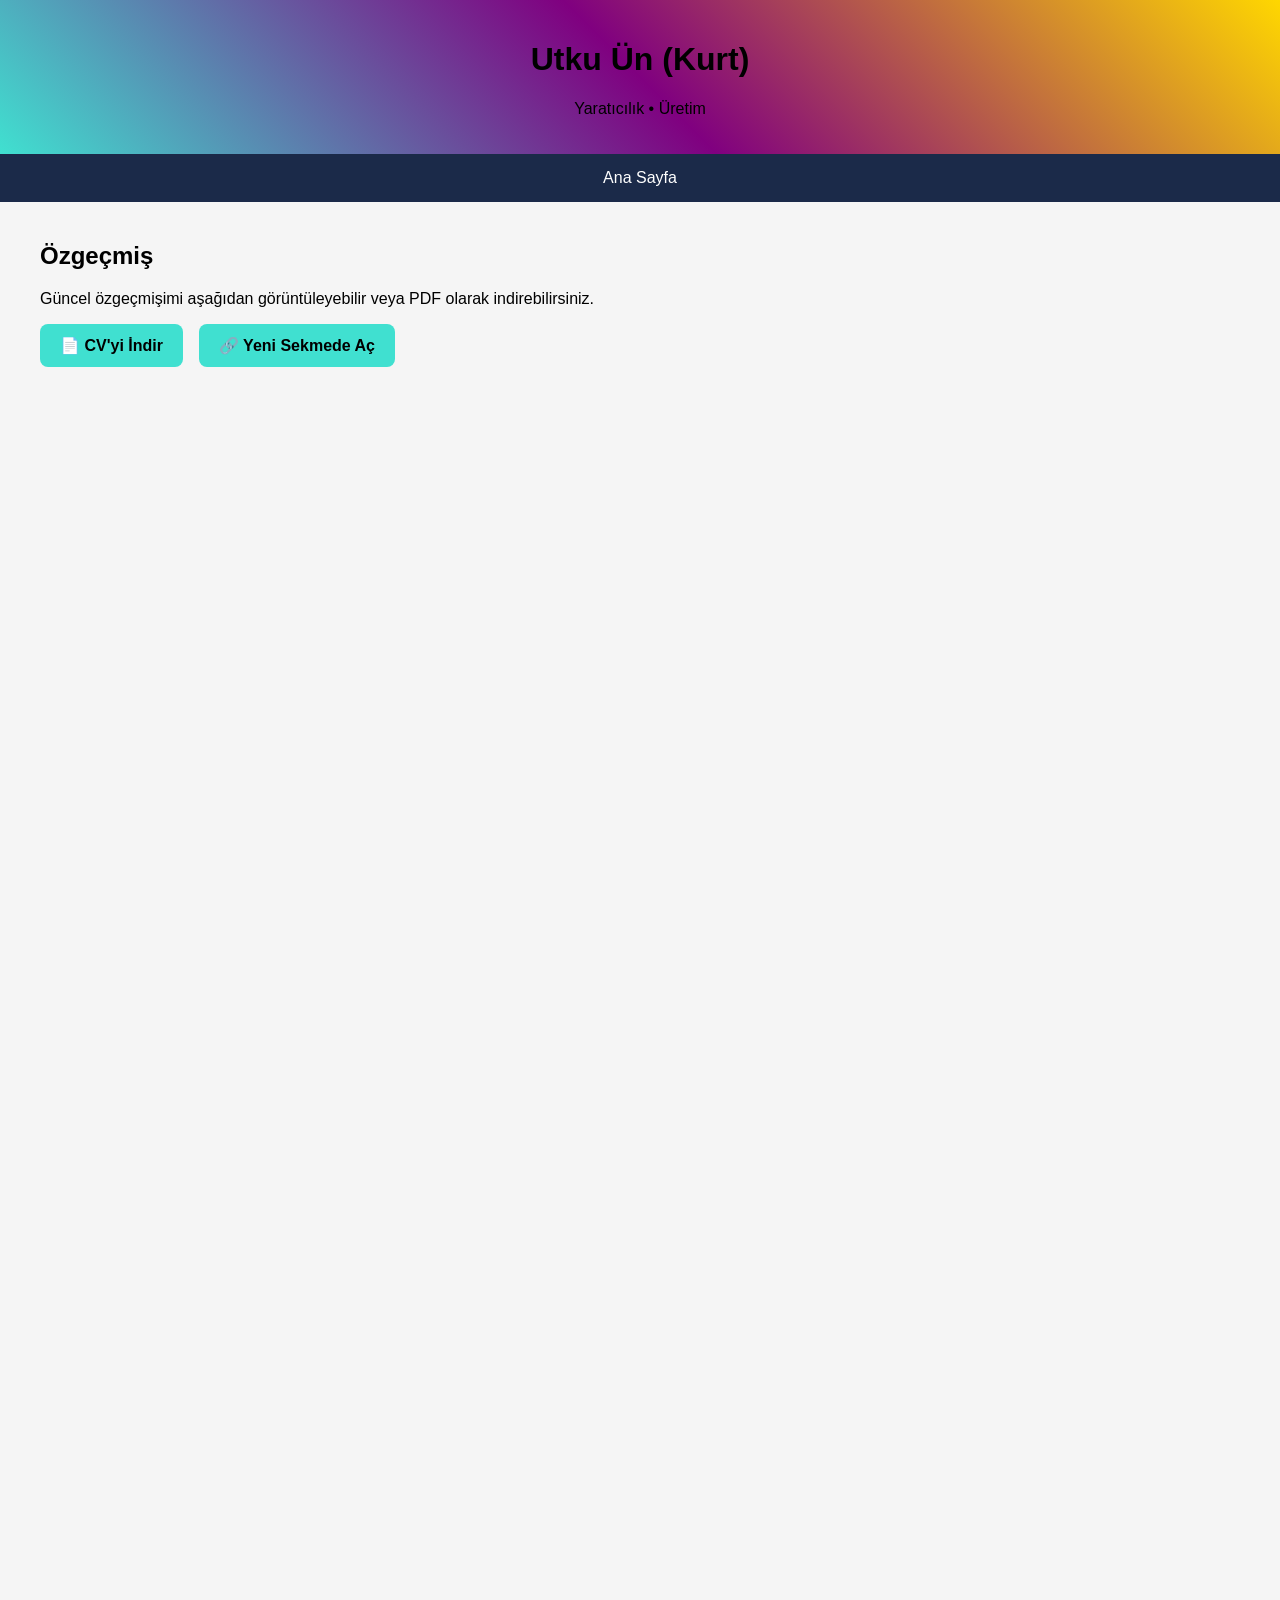
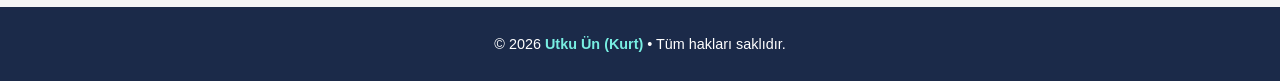
<file: my-cv/index.html>
<!--
# SPDX-License-Identifier: ...
# Created: 2026-10-24
# Author: Uruz - Utku Ün (Kurt)
-->

<!DOCTYPE html>
<html lang="tr">
    <head>
        <meta charset="UTF-8">
        <title>CV</title>
        <link rel="stylesheet" href="../css/base.css">
        <link rel="stylesheet" href="./css/content.css">
    </head>
    <body>

        <header>
            <h1>Utku Ün (Kurt)</h1>
            <p>Yaratıcılık • Üretim</p>
        </header>

        <nav>
            <a href="../index.html">Ana Sayfa</a>
        </nav>


        <section class="cv-container">
            <h1>Özgeçmiş</h1>

            <p>
                Güncel özgeçmişimi aşağıdan görüntüleyebilir veya PDF olarak indirebilirsiniz.
            </p>

            <div class="cv-actions">
                <a href="./files/Utku_Un_CV.pdf" download>
                    📄 CV'yi İndir
                </a>

                <a href="./files/Utku_Un_CV.pdf" target="_blank">
                    🔗 Yeni Sekmede Aç
                </a>
            </div>

            <iframe
                src="./files/Utku_Un_CV.pdf"
                width="100%"
                height="1200"
                style="border:none;">
            </iframe>
        </section>

        <footer>
            <P>
                © 2026 
                <span class="brand">Utku Ün (Kurt)</a></span> • 
                Tüm hakları saklıdır.
            </P>
        </footer>
    </body>
</html>
</file>
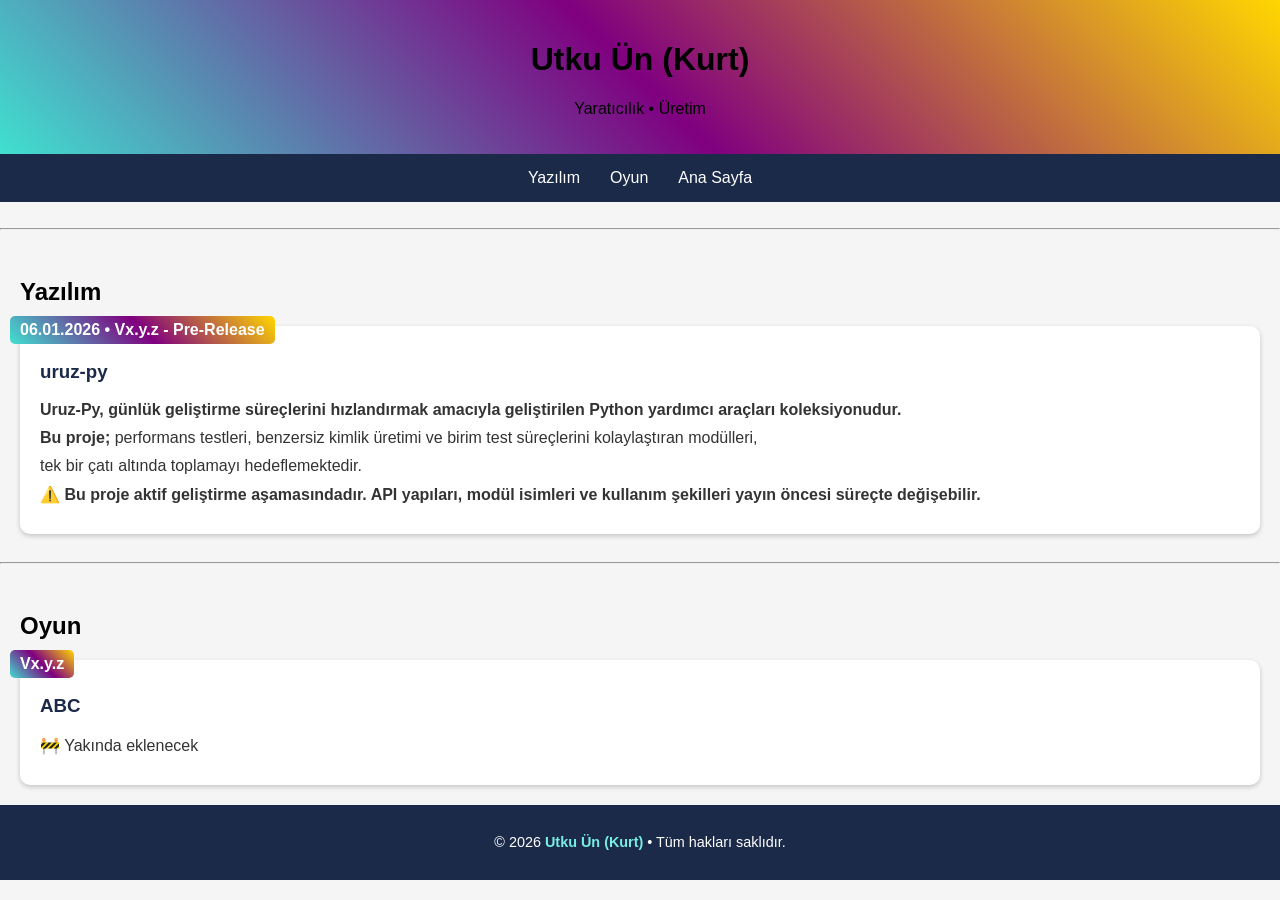
<file: my-projects/index.html>
<!--
# SPDX-License-Identifier: ...
# Created: 2026-10-24
# Author: Uruz - Utku Ün (Kurt)
-->

<!DOCTYPE html>
<html lang="tr">
    <head>
        <meta charset="UTF-8">
        <title>İlgi Alanlarım ve Yazılarım</title>
        <link rel="stylesheet" href="../css/base.css">
        <link rel="stylesheet" href="./css/content.css">
    </head>
    <body>

        <header>
            <h1>Utku Ün (Kurt)</h1>
            <p>Yaratıcılık • Üretim</p>
        </header>

        <nav>
            <a href="#software">Yazılım</a>
            <a href="#game">Oyun</a>
            <a href="../index.html">Ana Sayfa</a>
        </nav>

        <br>

        <hr>

        <!-- SECTION: SOFTWARE -->
        <section id="software">
            <h1>Yazılım</h1>

            <div class="section-cards">
                <a href="https://github.com/uruz-utku-un/uruz-py" class="card">
                    <div class="badge">06.01.2026 • Vx.y.z - Pre-Release</div>
                    <h3>uruz-py</h3>
                    <p><strong>Uruz-Py, günlük geliştirme süreçlerini hızlandırmak amacıyla geliştirilen Python yardımcı araçları koleksiyonudur.</strong></p>
                    <p><strong>Bu proje;</strong> performans testleri, benzersiz kimlik üretimi ve birim test süreçlerini kolaylaştıran modülleri,</p>
                    <p>tek bir çatı altında toplamayı hedeflemektedir.</p>
                    <p><strong>⚠️ Bu proje aktif geliştirme aşamasındadır. API yapıları, modül isimleri ve kullanım şekilleri yayın öncesi süreçte değişebilir.</strong></p>
                </a>
            </div>
        </section>

        <hr>

        <!-- SECTION: GAME DEVELOPMENT-->
        <section id="game">
            <h1>Oyun</h1>

            <div class="section-cards">
                <a href="" class="card">
                    <div class="badge">Vx.y.z</div>
                    <h3>ABC</h3>
                    <p>🚧 Yakında eklenecek</p>
                </a>
            </div>
        </section>

        <footer>
            <P>
                © 2026 
                <span class="brand">Utku Ün (Kurt)</a></span> • 
                Tüm hakları saklıdır.
            </P>
        </footer>
    </body>
</html>
</file>
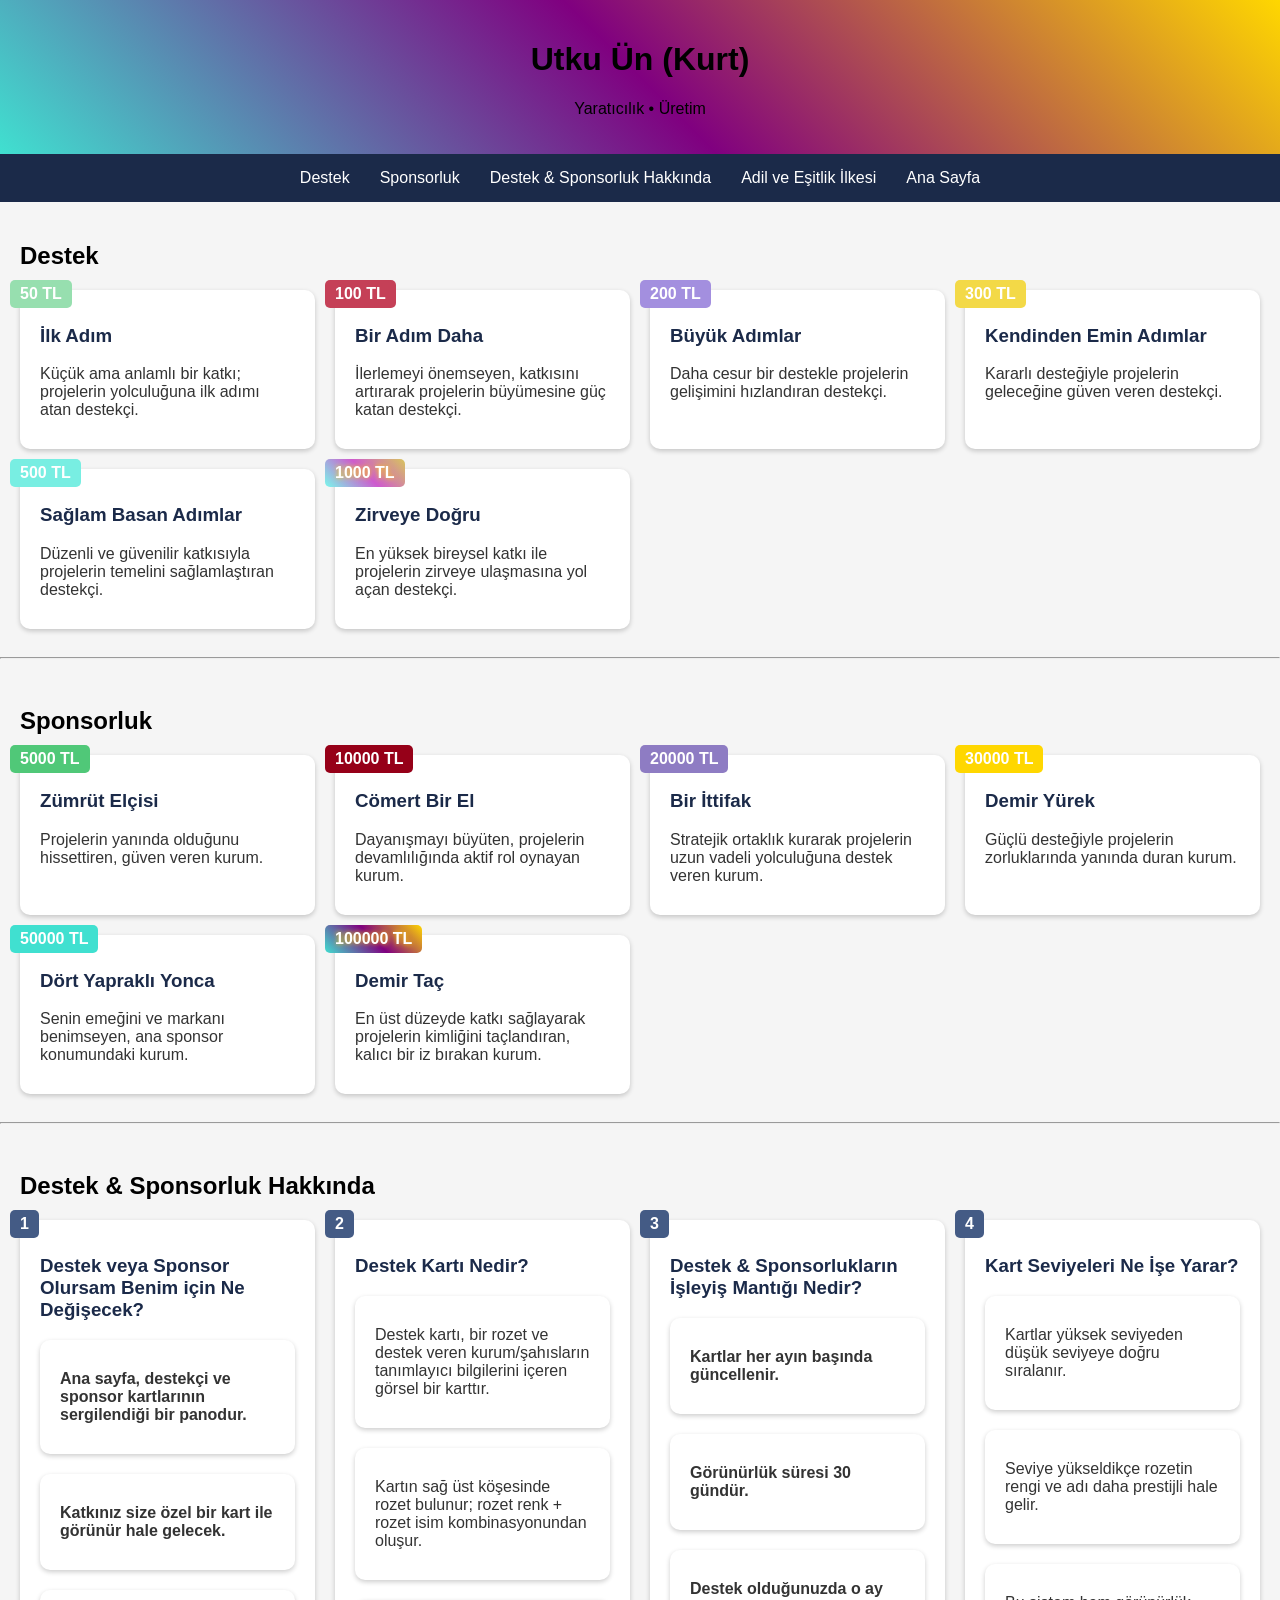
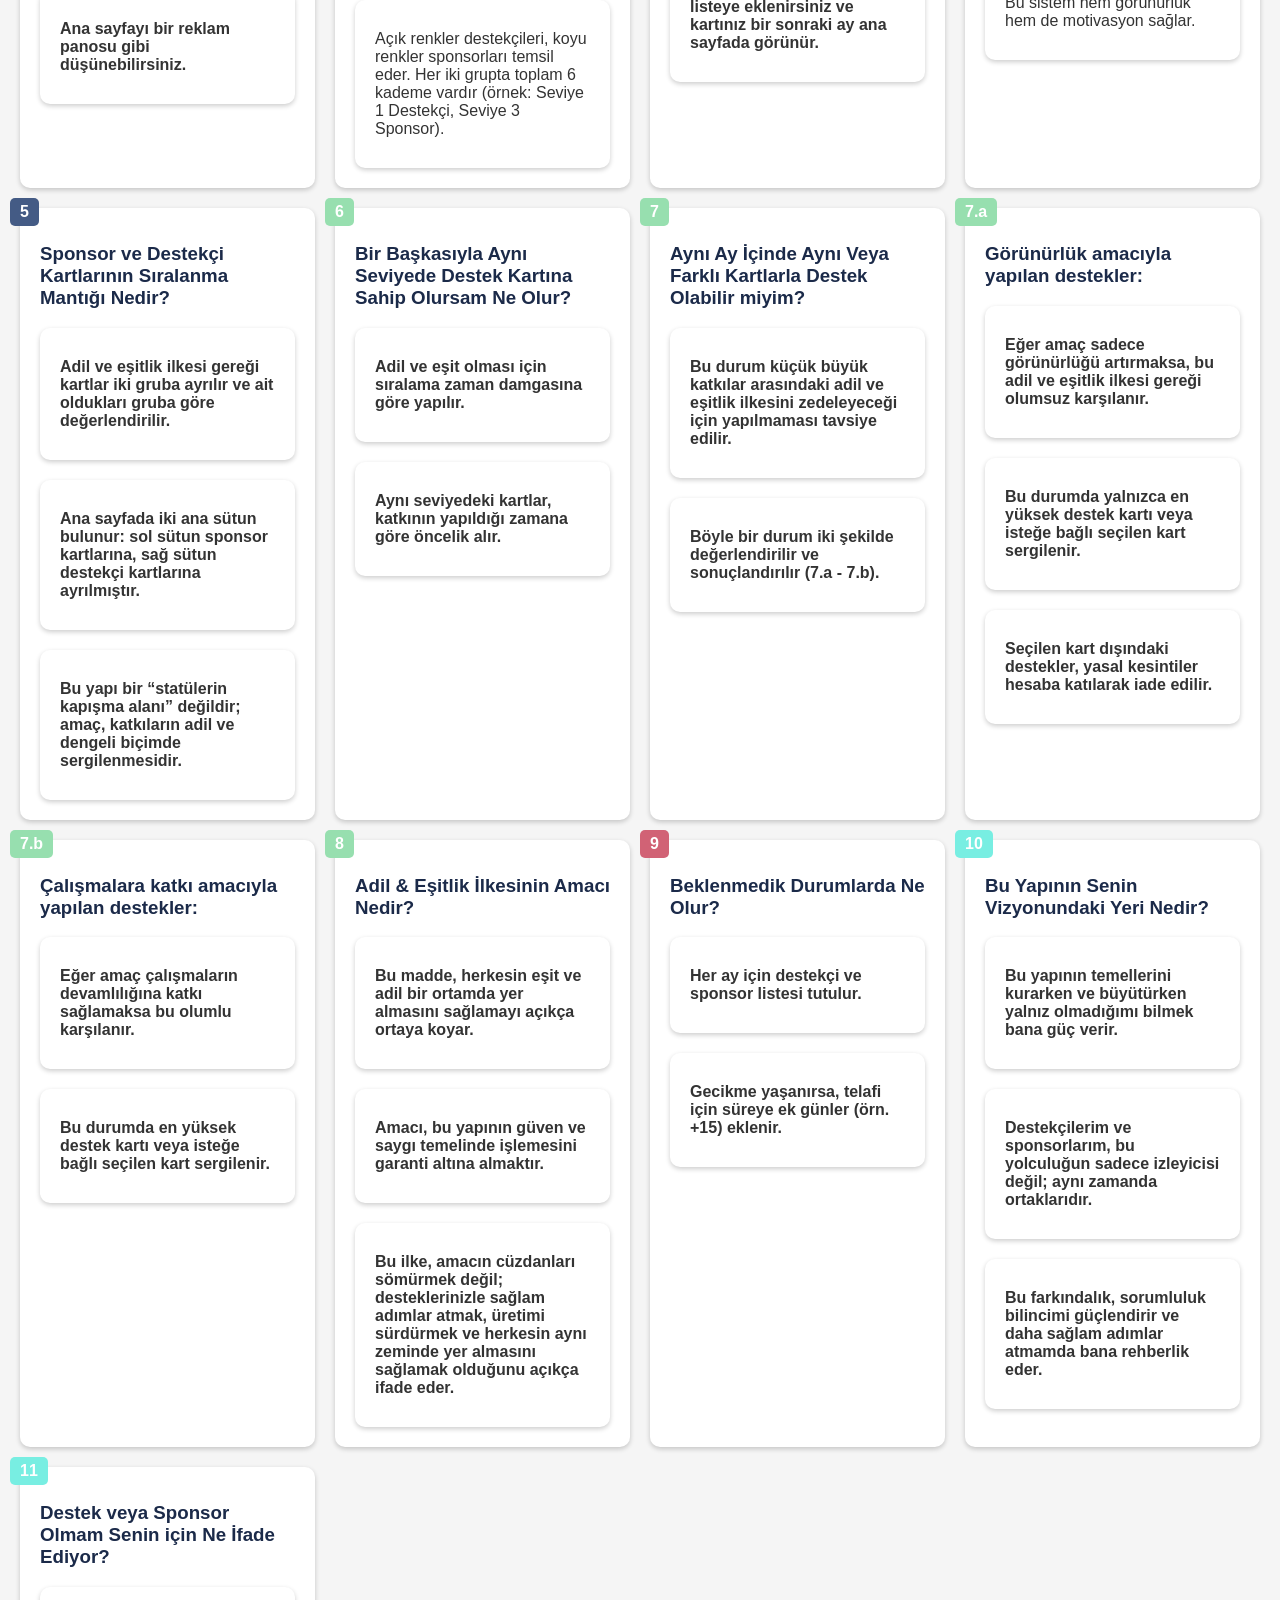
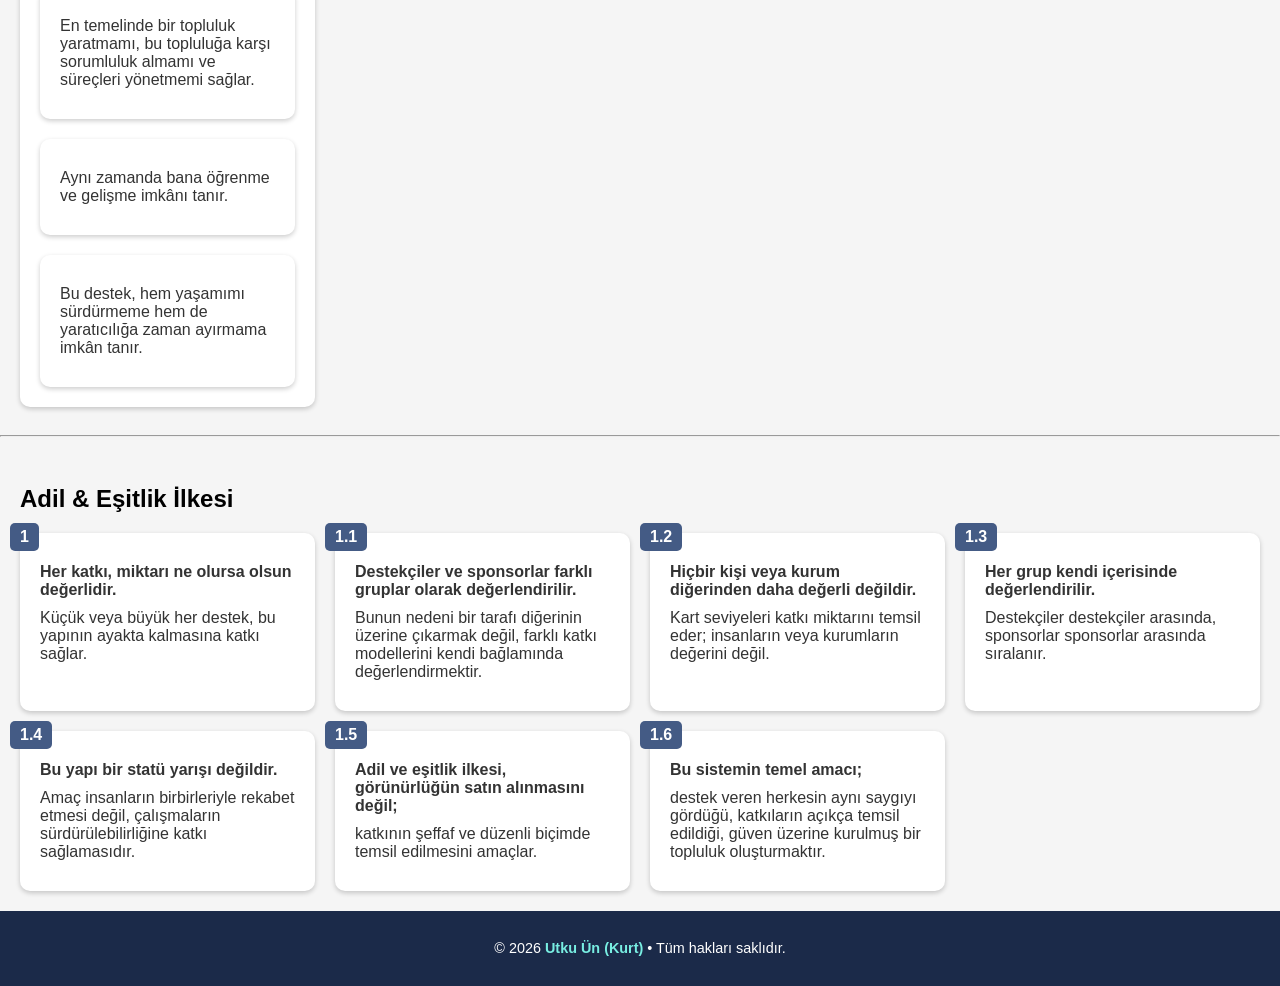
<file: support-and-sponsorship/index.html>
<!--
# SPDX-License-Identifier: ...
# Created: 2026-10-13
# Author: Uruz - Utku Ün (Kurt)
-->

<!DOCTYPE html>
<html lang="tr">
    <head>
        <meta charset="UTF-8">
        <title>Destek & Sponsorluk</title>
        <link rel="stylesheet" href="../css/base.css">
        <link rel="stylesheet" href="./css/content.css">
    </head>
    <body>

        <header>
            <h1>Utku Ün (Kurt)</h1>
            <p>Yaratıcılık • Üretim</p>
        </header>

        <nav>
            <a href="#support-cards">Destek</a>
            <a href="#sponsorship-cards">Sponsorluk</a>
            <a href="#support-and-sponsorship-about">Destek & Sponsorluk Hakkında</a>
            <a href="#principle-of-fairness-and-equality">Adil ve Eşitlik İlkesi</a>
            <a href="../index.html">Ana Sayfa</a>
        </nav>

        <!-- SECTION - SUPPORT & SUPPORTER -->
        <!-- SUPPORT CARDS -->
        <section id="support-cards">
            <h1>Destek</h1>
            <div class="section-cards">
                <!-- SUPPORTER-L1 -->
                <a href="https://patreon.com/" class="card supporter-l1">
                    <div class="badge">50 TL</div>
                    <h3>İlk Adım</h3>
                    <p>Küçük ama anlamlı bir katkı; projelerin yolculuğuna ilk adımı atan
                    destekçi.</p>
                </a>

                <!-- SUPPORTER-L2 -->
                <a href="https://patreon.com/" class="card supporter-l2">
                    <div class="badge">100 TL</div>
                    <h3>Bir Adım Daha</h3>
                    <p>İlerlemeyi önemseyen, katkısını artırarak projelerin büyümesine güç katan destekçi.</p>
                </a>

                <!-- SUPPORTER-L3 -->
                <a href="https://patreon.com/" class="card supporter-l3">
                    <div class="badge">200 TL</div>
                    <h3>Büyük Adımlar</h3>
                    <p>Daha cesur bir destekle projelerin gelişimini hızlandıran destekçi.</p>
                </a>

                <!-- SUPPORTER-L4 -->
                <a href="https://patreon.com/" class="card supporter-l4">
                    <div class="badge">300 TL</div>
                    <h3>Kendinden Emin Adımlar</h3>
                    <p>Kararlı desteğiyle projelerin geleceğine güven veren destekçi.</p>
                </a>

                <!-- SUPPORTER-L5 -->
                <a href="https://patreon.com/" class="card supporter-l5">
                    <div class="badge">500 TL</div>
                    <h3>Sağlam Basan Adımlar</h3>
                    <p>Düzenli ve güvenilir katkısıyla projelerin temelini sağlamlaştıran destekçi.</p>
                </a>

                <!-- SUPPORTER-L6 -->
                <a href="https://patreon.com/" class="card supporter-l6">
                    <div class="badge">1000 TL</div>
                    <h3>Zirveye Doğru</h3>
                    <p>En yüksek bireysel katkı ile projelerin zirveye ulaşmasına yol açan destekçi.</p>
                </a>
            </div>
        </section>

            <hr>

        <!-- SUPONSORSHIP CARDS -->
        <section id="sponsorship-cards">
            <h1>Sponsorluk</h1>
            <div class="section-cards">
                <!-- SPONSOR-L1 -->
                <a href="https://patreon.com/" class="card sponsor-l1">
                    <div class="badge">5000 TL</div>
                    <h3>Zümrüt Elçisi</h3>
                    <p>Projelerin yanında olduğunu hissettiren, güven veren kurum.</p>
                </a>

                <!-- SPONSOR-L2 -->
                <a href="https://patreon.com/" class="card sponsor-l2">
                    <div class="badge">10000 TL</div>
                    <h3>Cömert Bir El</h3>
                    <p>Dayanışmayı büyüten, projelerin devamlılığında aktif rol oynayan kurum.</p>
                </a>

                <!-- SPONSOR-L3 -->
                <a href="https://patreon.com/" class="card sponsor-l3">
                    <div class="badge">20000 TL</div>
                    <h3>Bir İttifak</h3>
                    <p>Stratejik ortaklık kurarak projelerin uzun vadeli yolculuğuna destek veren kurum.</p>
                </a>

                <!-- SPONSOR-L4 -->
                <a href="https://patreon.com/" class="card sponsor-l4">
                    <div class="badge">30000 TL</div>
                    <h3>Demir Yürek</h3>
                    <p>Güçlü desteğiyle projelerin zorluklarında yanında duran kurum.</p>
                </a>

                <!-- SPONSOR-L5 -->
                <a href="https://patreon.com/" class="card sponsor-l5">
                    <div class="badge">50000 TL</div>
                    <h3>Dört Yapraklı Yonca</h3>
                    <p>Senin emeğini ve markanı benimseyen, ana sponsor konumundaki kurum.</p>
                </a>

                <!-- SPONSOR-L6 -->
                <a href="https://patreon.com/" class="card sponsor-l6">
                    <div class="badge">100000 TL</div>
                    <h3>Demir Taç</h3>
                    <p>En üst düzeyde katkı sağlayarak projelerin kimliğini taçlandıran, kalıcı bir iz bırakan kurum.</p>
                </a>
            </div>
        </section>

        <hr>

        <!-- SECTION-SUPPORT & SUPONSORSHIP ABOUT -->
        <section id="support-and-sponsorship-about">
            <h1>Destek & Sponsorluk Hakkında</h1>
            <div class="section-cards">
                <!-- #1 -->
                <div class="card">
                    <div class="badge">1</div>
                    <h3>Destek veya Sponsor Olursam Benim için Ne Değişecek?</h3>
                    <div class="section-cards">
                        <div class="card">
                            <p><strong>Ana sayfa, destekçi ve sponsor kartlarının sergilendiği bir panodur.</strong></p>
                        </div>
                        <div class="card">
                            <p><strong>Katkınız size özel bir kart ile görünür hale gelecek.</strong></p>
                        </div>
                        <div class="card">
                            <p><strong>Ana sayfayı bir reklam panosu gibi düşünebilirsiniz.</strong></p>
                        </div>
                    </div>
                </div>

                <!-- #2 -->
                <div class="card">
                    <div class="badge">2</div>
                    <h3>Destek Kartı Nedir?</h3>
                    <div class="section-cards">
                        <div class="card">
                            <p>Destek kartı, bir rozet ve destek veren kurum/şahısların tanımlayıcı bilgilerini içeren görsel bir karttır.</strong></p>
                        </div>
                        <div class="card">
                            <p>Kartın sağ üst köşesinde rozet bulunur; rozet renk + rozet isim kombinasyonundan oluşur.</p>
                        </div>
                        <div class="card">
                            <p>Açık renkler destekçileri, koyu renkler sponsorları temsil eder. Her iki grupta toplam 6 kademe vardır (örnek: Seviye 1 Destekçi, Seviye 3 Sponsor).</p>
                        </div>
                    </div>
                </div>
                
                <!-- #3 -->
                <div class="card">
                    <div class="badge">3</div>
                    <h3>Destek & Sponsorlukların İşleyiş Mantığı Nedir?</h3>
                    <div class="section-cards">
                        <div class="card">
                            <p><strong>Kartlar her ayın başında güncellenir.</strong></p>
                        </div>
                        <div class="card">
                            <p><strong>Görünürlük süresi 30 gündür.</strong></p>
                        </div>
                        <div class="card">
                            <p><strong>Destek olduğunuzda o ay listeye eklenirsiniz ve kartınız bir sonraki ay ana sayfada görünür.</strong></p>
                        </div>
                    </div>
                </div>

                <!-- #4 -->
                <div class="card">
                    <div class="badge">4</div>
                    <h3>Kart Seviyeleri Ne İşe Yarar?</h3>
                    <div class="section-cards">
                        <div class="card">
                            <p>Kartlar yüksek seviyeden düşük seviyeye doğru sıralanır.</p>
                        </div>
                        <div class="card">
                            <p>Seviye yükseldikçe rozetin rengi ve adı daha prestijli hale gelir.</p>
                        </div>
                        <div class="card">
                            <p>Bu sistem hem görünürlük hem de motivasyon sağlar.</p>
                        </div>
                    </div>
                </div>

                <!-- #5 -->
                <div class="card">
                    <div class="badge">5</div>
                    <h3>Sponsor ve Destekçi Kartlarının Sıralanma Mantığı Nedir?</h3>
                    <div class="section-cards">
                        <div class="card">
                            <p><strong>Adil ve eşitlik ilkesi gereği kartlar iki gruba ayrılır ve ait oldukları gruba göre değerlendirilir.</strong></p>
                        </div>
                        <div class="card">
                            <p><strong>Ana sayfada iki ana sütun bulunur: sol sütun sponsor kartlarına, sağ sütun destekçi kartlarına ayrılmıştır.</strong></p>
                        </div>
                        <div class="card">
                            <p><strong>Bu yapı bir “statülerin kapışma alanı” değildir; amaç, katkıların adil ve dengeli biçimde sergilenmesidir.</strong></p>
                        </div>
                    </div>
                </div>

                <!-- #6 -->
                <div class="card ethical">
                    <div class="badge">6</div>
                    <h3>Bir Başkasıyla Aynı Seviyede Destek Kartına Sahip Olursam Ne Olur?</h3>
                    <div class="section-cards">
                        <div class="card">
                            <p><strong>Adil ve eşit olması için sıralama zaman damgasına göre yapılır.</strong></p>
                        </div>
                        <div class="card">
                            <p><strong>Aynı seviyedeki kartlar, katkının yapıldığı zamana göre öncelik alır.</strong></p>
                        </div>
                    </div>
                </div>

                <!-- #7 -->
                <div class="card ethical">
                    <div class="badge">7</div>
                    <h3>Aynı Ay İçinde Aynı Veya Farklı Kartlarla Destek Olabilir miyim?</h3>
                    <div class="section-cards">
                        <div class="card">
                            <p><strong>Bu durum küçük büyük katkılar arasındaki adil ve eşitlik ilkesini zedeleyeceği için yapılmaması tavsiye edilir.</strong></p>
                        </div>
                        <div class="card">
                            <p><strong>Böyle bir durum iki şekilde değerlendirilir ve sonuçlandırılır (7.a - 7.b).</strong></p>
                        </div>
                    </div>
                </div>

                <!-- #7.a -->
                <div class="card ethical">
                    <div class="badge">7.a</div>
                    <h3>Görünürlük amacıyla yapılan destekler:</h3>
                    <div class="section-cards">
                        <div class="card">
                            <p><strong>Eğer amaç sadece görünürlüğü artırmaksa, bu adil ve eşitlik ilkesi gereği olumsuz karşılanır.</strong></p>
                        </div>
                        <div class="card">
                            <p><strong>Bu durumda yalnızca en yüksek destek kartı veya isteğe bağlı seçilen kart sergilenir.</strong></p>
                        </div>
                        <div class="card">
                            <p><strong>Seçilen kart dışındaki destekler, yasal kesintiler hesaba katılarak iade edilir.</strong></p>
                        </div>
                    </div>
                </div>

                <!-- #7.b -->
                <div class="card ethical">
                    <div class="badge">7.b</div>
                    <h3>Çalışmalara katkı amacıyla yapılan destekler:</h3>
                    <div class="section-cards">
                        <div class="card">
                            <p><strong>Eğer amaç çalışmaların devamlılığına katkı sağlamaksa bu olumlu karşılanır.</strong></p>
                        </div>
                        <div class="card">
                            <p><strong>Bu durumda en yüksek destek kartı veya isteğe bağlı seçilen kart sergilenir.</strong></p>
                        </div>
                    </div>
                </div>

                <!-- #8 -->
                <div class="card ethical">
                    <div class="badge">8</div>
                    <h3>Adil & Eşitlik İlkesinin Amacı Nedir?</h3>
                    <div class="section-cards">
                        <div class="card">
                            <p><strong>Bu madde, herkesin eşit ve adil bir ortamda yer almasını sağlamayı açıkça ortaya koyar.</strong></p>
                        </div>
                        <div class="card">
                            <p><strong>Amacı, bu yapının güven ve saygı temelinde işlemesini garanti altına almaktır.</strong></p>
                        </div>
                        <div class="card">
                            <p><strong>Bu ilke, amacın cüzdanları sömürmek değil; desteklerinizle sağlam adımlar atmak, üretimi sürdürmek ve herkesin aynı zeminde yer almasını sağlamak olduğunu açıkça ifade eder.</strong></p>
                        </div>
                    </div>
                </div>

                <!-- #9 -->
                <div class="card important">
                    <div class="badge">9</div>
                    <h3>Beklenmedik Durumlarda Ne Olur?</h3>
                    <div class="section-cards">
                        <div class="card">
                            <p><strong>Her ay için destekçi ve sponsor listesi tutulur.</strong></p>
                        </div>
                        <div class="card">
                            <p><strong>Gecikme yaşanırsa, telafi için süreye ek günler (örn. +15) eklenir.</strong></p>
                        </div>
                    </div>
                </div>

                <!-- #10 -->
                <div class="card uruz">
                    <div class="badge">10</div>
                    <h3>Bu Yapının Senin Vizyonundaki Yeri Nedir?</h3>
                    <div class="section-cards">
                        <div class="card">
                            <p><strong>Bu yapının temellerini kurarken ve büyütürken yalnız olmadığımı bilmek bana güç verir.</strong></p>
                        </div>
                        <div class="card">
                            <p><strong>Destekçilerim ve sponsorlarım, bu yolculuğun sadece izleyicisi değil; aynı zamanda ortaklarıdır.</strong></p>
                        </div>
                        <div class="card">
                            <p><strong>Bu farkındalık, sorumluluk bilincimi güçlendirir ve daha sağlam adımlar atmamda bana rehberlik eder.</strong></p>
                        </div>
                    </div>
                </div>

                <!-- #11 -->
                <div class="card uruz">
                    <div class="badge uruz">11</div>
                    <h3>Destek veya Sponsor Olmam Senin için Ne İfade Ediyor?</h3>
                    <div class="section-cards">
                        <div class="card">
                            <p>En temelinde bir topluluk yaratmamı, bu topluluğa karşı sorumluluk almamı ve süreçleri yönetmemi sağlar.</p>
                        </div>
                        <div class="card">
                            <p>Aynı zamanda bana öğrenme ve gelişme imkânı tanır.</p>
                        </div>
                        <div class="card">
                            <p>Bu destek, hem yaşamımı sürdürmeme hem de yaratıcılığa zaman ayırmama imkân tanır.</p>
                        </div>
                    </div>
                </div>
            </div>
        </section>

        <hr>
        
        <!-- SECTION-PRINCIPLE OF FAIRNESS & EQUALITY -->
        <section id="principle-of-fairness-and-equality">
            <h1>Adil & Eşitlik İlkesi</h1>
            <div class="section-cards">
                <!-- #1 -->
                <div class="card">
                    <div class="badge">1</div>
                    <p><strong>Her katkı, miktarı ne olursa olsun değerlidir.</strong></p>
                    <p>Küçük veya büyük her destek, bu yapının ayakta kalmasına katkı sağlar.</p>
                </div>

                <!-- #1.1 -->
                <div class="card">
                    <div class="badge">1.1</div>
                    <p><strong>Destekçiler ve sponsorlar farklı gruplar olarak değerlendirilir.</strong></p>
                    <p>Bunun nedeni bir tarafı diğerinin üzerine çıkarmak değil, farklı katkı modellerini kendi bağlamında değerlendirmektir.</p>
                </div>

                <!-- #1.2 -->
                <div class="card">
                    <div class="badge">1.2</div>
                    <p><strong>Hiçbir kişi veya kurum diğerinden daha değerli değildir.</strong></p>
                    <p>Kart seviyeleri katkı miktarını temsil eder; insanların veya kurumların değerini değil.</p>
                </div>

                <!-- #1.3 -->
                <div class="card">
                    <div class="badge">1.3</div>
                    <p><strong>Her grup kendi içerisinde değerlendirilir.</strong></p>
                    <p>Destekçiler destekçiler arasında, sponsorlar sponsorlar arasında sıralanır.</p>
                </div>

                <!-- #1.4 -->
                <div class="card">
                    <div class="badge">1.4</div>
                    <p><strong>Bu yapı bir statü yarışı değildir.</strong></p>
                    <p>Amaç insanların birbirleriyle rekabet etmesi değil, çalışmaların sürdürülebilirliğine katkı sağlamasıdır.</p>
                </div>

                <!-- #1.5 -->
                <div class="card">
                    <div class="badge">1.5</div>
                    <p><strong>Adil ve eşitlik ilkesi, görünürlüğün satın alınmasını değil;</strong></p>
                    <p>katkının şeffaf ve düzenli biçimde temsil edilmesini amaçlar.</p>
                </div>

                <!-- #1.6 -->
                <div class="card">
                    <div class="badge">1.6</div>
                    <p><strong>Bu sistemin temel amacı;</strong></p>
                    <p>destek veren herkesin aynı saygıyı gördüğü, katkıların açıkça temsil edildiği, güven üzerine kurulmuş bir topluluk oluşturmaktır.</p>
                </div>
            </div>
        </section>

        <footer>
            <P>
                © 2026
                <span class="brand">Utku Ün (Kurt)</a></span> • 
                Tüm hakları saklıdır.
            </P>
        </footer>
    </body>
</html>
</file>
<file: css/base.css>
/* SAYFAYA AİT TEMEL TASARIM*/
:root {
    --color-brand: #78eee2;
    --color-offical-dark: #1B2A49;
    --color-offical-open: #445b85;
    --color-text-dark: #000;
    --color-text-open: #fff;
}

body {
    font-family: Arial, sans-serif;
    background: #f5f5f5;
    color: var(--color-text-dark);
    margin: 0;
    padding: 0px;
}

body a {
    text-decoration: none;
}

body section {
    padding: 20px;
}

header {
    background: linear-gradient(
    45deg,
    #40E0D0, /* turkuaz */
    #800080, /* mor */
    #FFD700  /* altın */
    );
    padding: 20px;
    text-align: center;
}

nav {
    background-color: var(--color-offical-dark);
    display: flex;
    justify-content: center;
}

nav a {
    color: var(--color-text-open);
    padding: 15px;
    /*text-decoration: none;*/
    transition: background 0.3s ease, color 0.3s ease;
}

nav a:hover {
    background-color: var(--color-offical-open);
    color: var(--color-brand);
}

footer {
    background-color: var(--color-offical-dark);
    color: var(--color-text-open);
    text-align: center;
    padding: 15px;
    font-size: 0.9em;
}

.brand {
    font-weight: bold;
    color: var(--color-brand)
}
</file>
<file: css/content.css>
/* KART BÖLÜMÜ ve KARTLAR */
.section-cards {
    display: grid;
    grid-template-columns: repeat(auto-fit, minmax(250px, 1fr));
    gap: 20px;
}

.card {
    background: #fff;
    border-radius: 10px;
    box-shadow: 0 2px 5px rgba(0,0,0,0.2);
    padding: 20px;
    position: relative;
    transition: transform 0.3s ease, box-shadow 0.3s ease;  /* efekt uygular */
    text-decoration: none;  /* link alt çizgisini kaldırır */
    color: inherit;  /* yazı rengini korur */
    display: block;  /* <a> kart gibi görünür */
}

.card:hover {
    transform: translateY(-5px);
    box-shadow: 0 4px 10px rgba(0,0,0,0.3);
}

.card h3 {
    margin-top: 15px;
    color: #1B2A49;  /* lacivert*/
}

.card p {
    margin: 10px 0;
    color: #333;
}

/* ROZETLER */
.badge {
    position: absolute;
    top: -10px; 
    left: -10px;
    background: #445b85;  /* açıklacivert */
    color: #fff;
    padding: 5px 10px;
    border-radius: 5px;
    font-weight: bold;
}
</file>
<file: about-me/css/content.css>
/* KART BÖLÜMÜ ve KARTLAR */
.section-cards {
    display: grid;
    grid-template-columns: repeat(auto-fit, minmax(250px, 1fr));
    gap: 20px;
}

.card {
    background: #fff;
    border-radius: 10px;
    box-shadow: 0 2px 5px rgba(0,0,0,0.2);
    padding: 20px;
    position: relative;
    transition: transform 0.3s ease, box-shadow 0.3s ease;  /* efekt uygular */
    color: inherit;  /* yazı rengini korur */
    display: block;  /* <a> kart gibi görünür */
}

.card:hover {
    transform: translateY(-5px);
    box-shadow: 0 4px 10px rgba(0,0,0,0.3);
}

.card h3 {
    color: #1B2A49;  /* lacivert*/
    margin-top: 15px;
}

.card p {
    margin: 10px 0;
    color: #a0a0a0;
    font-style: italic;
}

/* ROZETLER */
.badge {
    position: absolute;
    top: -10px; 
    left: -10px;
    background: linear-gradient(
    45deg,
    #40E0D0, /* turkuaz marka rengi */ /* turkuaz */
    #800080, /* mor */
    #FFD700  /* altın */
    );
    color: #fff;
    padding: 5px 10px;
    border-radius: 5px;
    font-weight: bold;
}

.inscription-card {
  background: #111; /* koyu zemin */
  color: #f5f5f5;   /* açık yazı */
  border-left: 6px solid #40E0D0; /* turkuaz marka rengi */
  padding: 2rem;
  border-radius: 12px;
  box-shadow: 0 6px 18px rgba(0,0,0,0.3);
}

.inscription-card h3 {
  color: #40E0D0;
  margin-bottom: 1rem;
}
</file>
<file: contact-me-and-links/css/content.css>
/* KART BÖLÜMÜ ve KARTLAR */
.section-cards {
    display: grid;
    grid-template-columns: repeat(auto-fit, minmax(250px, 1fr));
    gap: 20px;
}

.card {
    background: #fff;
    border-radius: 10px;
    box-shadow: 0 2px 5px rgba(0,0,0,0.2);
    padding: 20px;
    position: relative;
    transition: transform 0.3s ease, box-shadow 0.3s ease;  /* efekt uygular */
    text-decoration: none;  /* link alt çizgisini kaldırır */
    color: inherit;  /* yazı rengini korur */
    display: block;  /* <a> kart gibi görünür */
}

.card:hover {
    transform: translateY(-5px);
    box-shadow: 0 4px 10px rgba(0,0,0,0.3);
}

.card h3 {
    margin-top: 15px;
    color: #1B2A49;  /* lacivert*/
}

.card p {
    margin: 10px 0;
    color: #333;
}
</file>
<file: my-areas-of-interest-and-writings/css/content.css>
/* KART BÖLÜMÜ ve KARTLAR */
.section-cards {
    display: grid;
    grid-template-columns: repeat(auto-fit, minmax(250px, 1fr));
    gap: 20px;
}

.card {
    background: #fff;
    border-radius: 10px;
    box-shadow: 0 2px 5px rgba(0,0,0,0.2);
    padding: 20px;
    position: relative;
    transition: transform 0.3s ease, box-shadow 0.3s ease;  /* efekt uygular */
    text-decoration: none;  /* link alt çizgisini kaldırır */
    color: inherit;  /* yazı rengini korur */
    display: block;  /* <a> kart gibi görünür */
}

.card:hover {
    transform: translateY(-5px);
    box-shadow: 0 4px 10px rgba(0,0,0,0.3);
}

.card h3 {
    margin-top: 15px;
    color: #1B2A49;  /* lacivert*/
}

.card p {
    margin: 10px 0;
    color: #333;
}

/* ROZETLER */
.badge {
    position: absolute;
    top: -10px; 
    left: -10px;
    background: #445b85;  /* açıklacivert */
    color: #fff;
    padding: 5px 10px;
    border-radius: 5px;
    font-weight: bold;
}

/* ROZETLER */
.badge {
    position: absolute;
    top: -10px; 
    left: -10px;
    background: linear-gradient(
    45deg,
    #40E0D0, /* turkuaz marka rengi */ /* turkuaz */
    #800080, /* mor */
    #FFD700  /* altın */
    );
    color: #fff;
    padding: 5px 10px;
    border-radius: 5px;
    font-weight: bold;
}
</file>
<file: my-cv/css/content.css>
.cv-container {
    max-width: 1200px;
    margin: auto;
}

.cv-actions {
    display: flex;
    gap: 1rem;
    margin: 1rem 0;
}

.cv-actions a {
    padding: 12px 20px;
    background: #40E0D0;
    color: #000;
    border-radius: 8px;
    text-decoration: none;
    font-weight: bold;
}
</file>
<file: my-projects/css/content.css>
/* KART BÖLÜMÜ ve KARTLAR */
.section-cards {
    display: grid;
    grid-template-columns: repeat(auto-fit, minmax(250px, 1fr));
    gap: 20px;
}

.card {
    background: #fff;
    border-radius: 10px;
    box-shadow: 0 2px 5px rgba(0,0,0,0.2);
    padding: 20px;
    position: relative;
    transition: transform 0.3s ease, box-shadow 0.3s ease;  /* efekt uygular */
    text-decoration: none;  /* link alt çizgisini kaldırır */
    color: inherit;  /* yazı rengini korur */
    display: block;  /* <a> kart gibi görünür */
}

.card:hover {
    transform: translateY(-5px);
    box-shadow: 0 4px 10px rgba(0,0,0,0.3);
}

.card h3 {
    margin-top: 15px;
    color: #1B2A49;  /* lacivert*/
}

.card p {
    margin: 10px 0;
    color: #333;
}

/* ROZETLER */
.badge {
    position: absolute;
    top: -10px; 
    left: -10px;
    background: #445b85;  /* açıklacivert */
    color: #fff;
    padding: 5px 10px;
    border-radius: 5px;
    font-weight: bold;
}

/* ROZETLER */
.badge {
    position: absolute;
    top: -10px; 
    left: -10px;
    background: linear-gradient(
    45deg,
    #40E0D0, /* turkuaz marka rengi */ /* turkuaz */
    #800080, /* mor */
    #FFD700  /* altın */
    );
    color: #fff;
    padding: 5px 10px;
    border-radius: 5px;
    font-weight: bold;
}
</file>
<file: support-and-sponsorship/css/content.css>
/* KART BÖLÜMÜ ve KARTLAR */
.section-cards {
    display: grid;
    grid-template-columns: repeat(auto-fit, minmax(250px, 1fr));
    gap: 20px;
}

.card {
    background: #fff;
    border-radius: 10px;
    box-shadow: 0 2px 5px rgba(0,0,0,0.2);
    padding: 20px;
    position: relative;
    transition: transform 0.3s ease, box-shadow 0.3s ease;  /* efekt uygular */
    text-decoration: none;  /* link alt çizgisini kaldırır */
    color: inherit;  /* yazı rengini korur */
    display: block;  /* <a> kart gibi görünür */
}

.card:hover {
    transform: translateY(-5px);
    box-shadow: 0 4px 10px rgba(0,0,0,0.3);
}

.card h3 {
    margin-top: 15px;
    color: #1B2A49;  /* lacivert*/
}

.card p {
    margin: 10px 0;
    color: #333;
}

/* ROZETLER */
.badge {
    position: absolute;
    top: -10px; 
    left: -10px;
    background: #445b85;  /* açıklacivert */
    color: #fff;
    padding: 5px 10px;
    border-radius: 5px;
    font-weight: bold;
}

/* Rozet Renkleri */
/* destekçi */
.supporter-l1 .badge {background: #97dfaf}
.supporter-l2 .badge {background: #c54057}
.supporter-l3 .badge {background: #a38fdf}
.supporter-l4 .badge {background: #f3d947}
.supporter-l5 .badge {background: #78eee2}
.supporter-l6 .badge {
    background: linear-gradient(
    45deg,
    #79f8eb, /* turkuaz */
    #ce5ace, /* mor */
    #d8c55c  /* altın */
    );
    color: #fff;
    font-weight: bold;
    text-shadow: 0 0 5px #FFD700
}
/* sponsor */
.sponsor-l1 .badge {background: #50C878}
.sponsor-l2 .badge {background: #960018}
.sponsor-l3 .badge {background: #8E7CC3}
.sponsor-l4 .badge {background: #FFD700}
.sponsor-l5 .badge {background: #40E0D0}
.sponsor-l6 .badge {
    background: linear-gradient(
    45deg,
    #40E0D0, /* turkuaz */
    #800080, /* mor */
    #FFD700  /* altın */
    );
    color: #fff;
    font-weight: bold;
    text-shadow: 0 0 5px #FFD700
}

.uruz .badge {background-color: #78eee2;}
.ethical .badge {background-color: #97dfaf;}
.important .badge {background-color: #d16275;}
</file>
